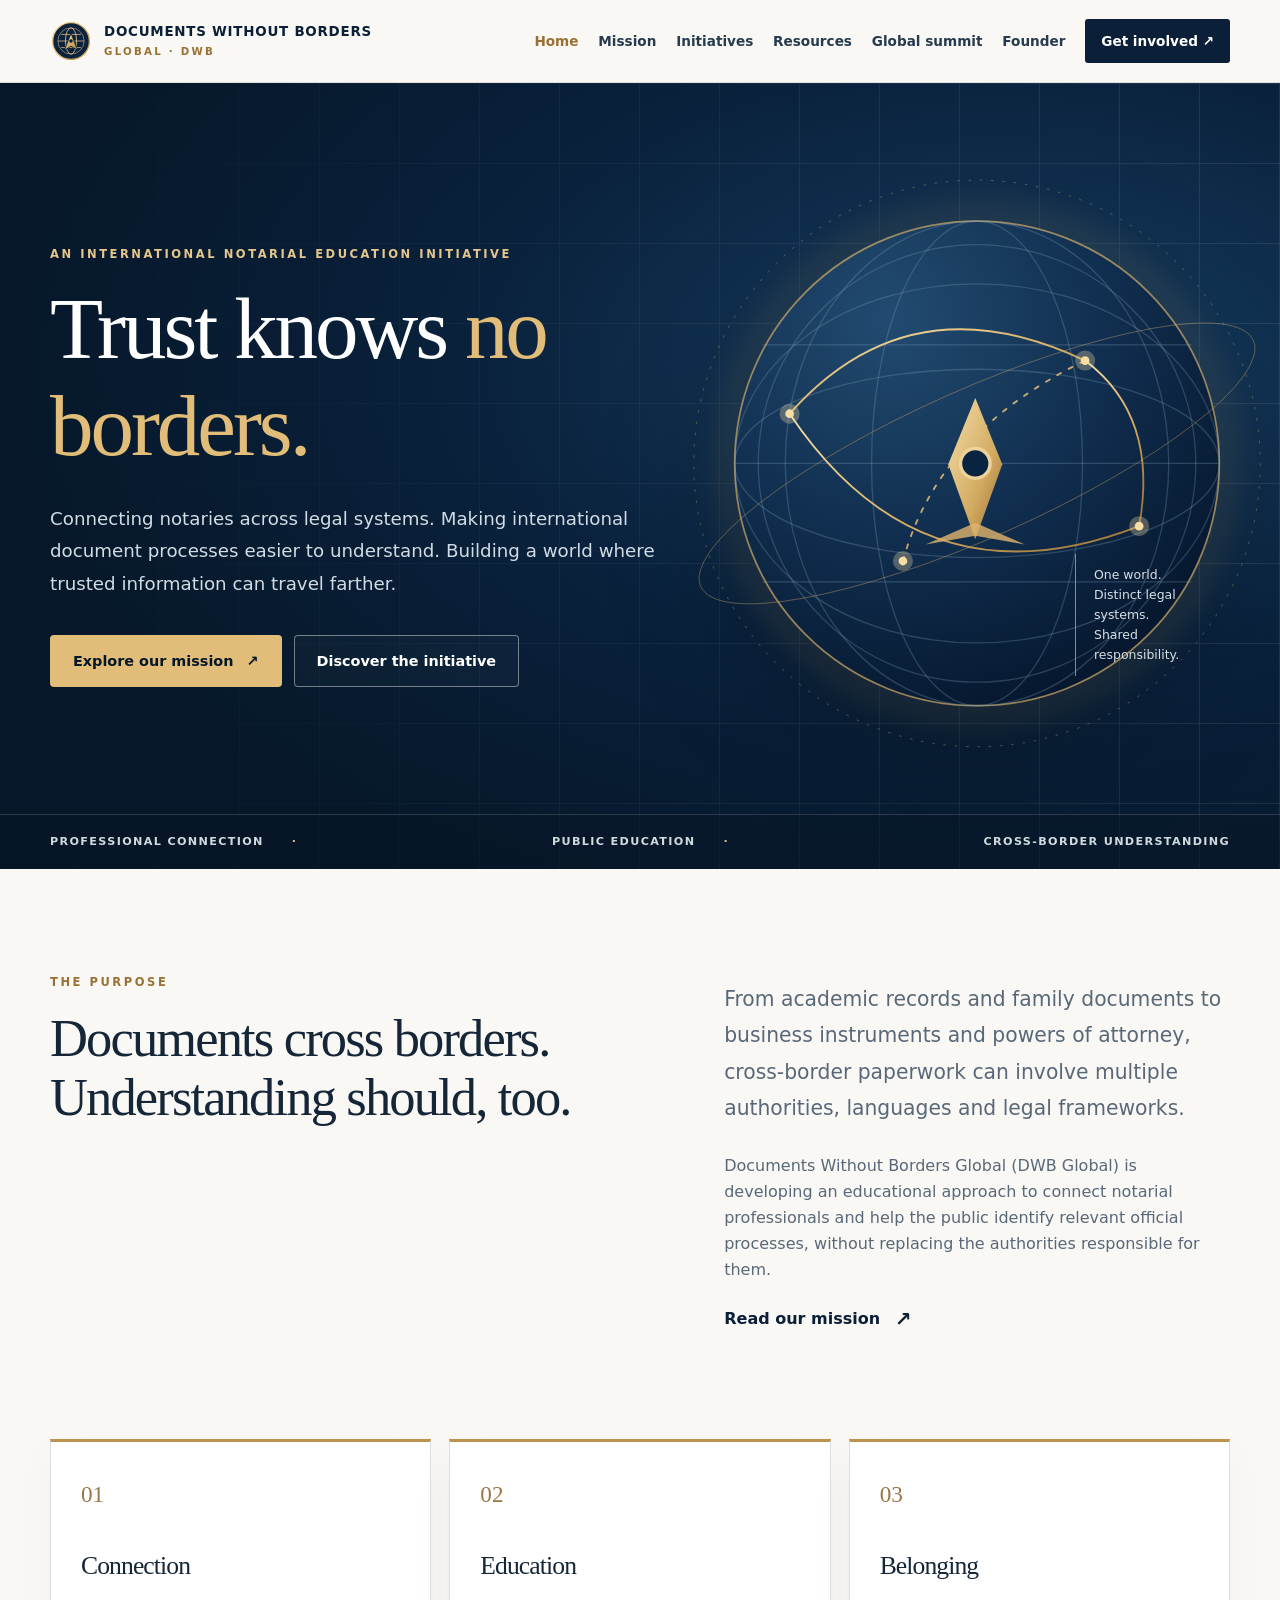
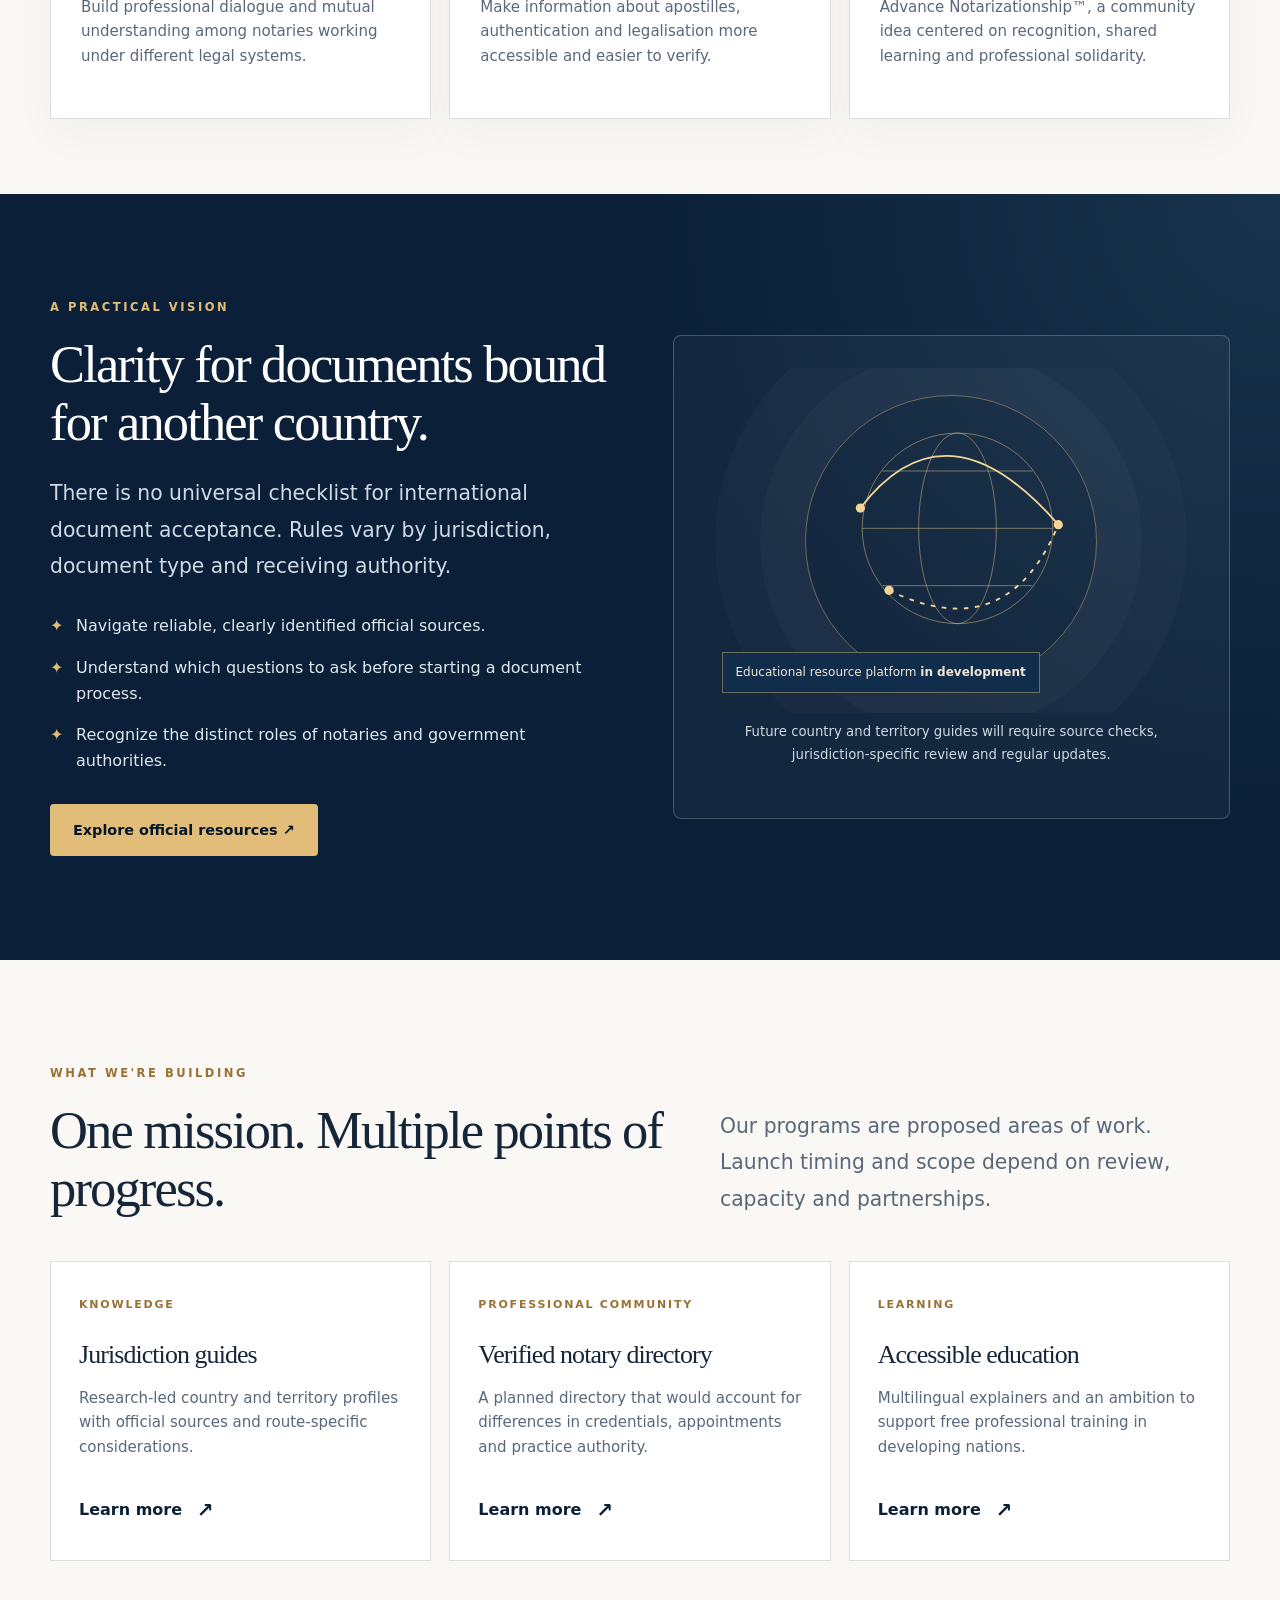
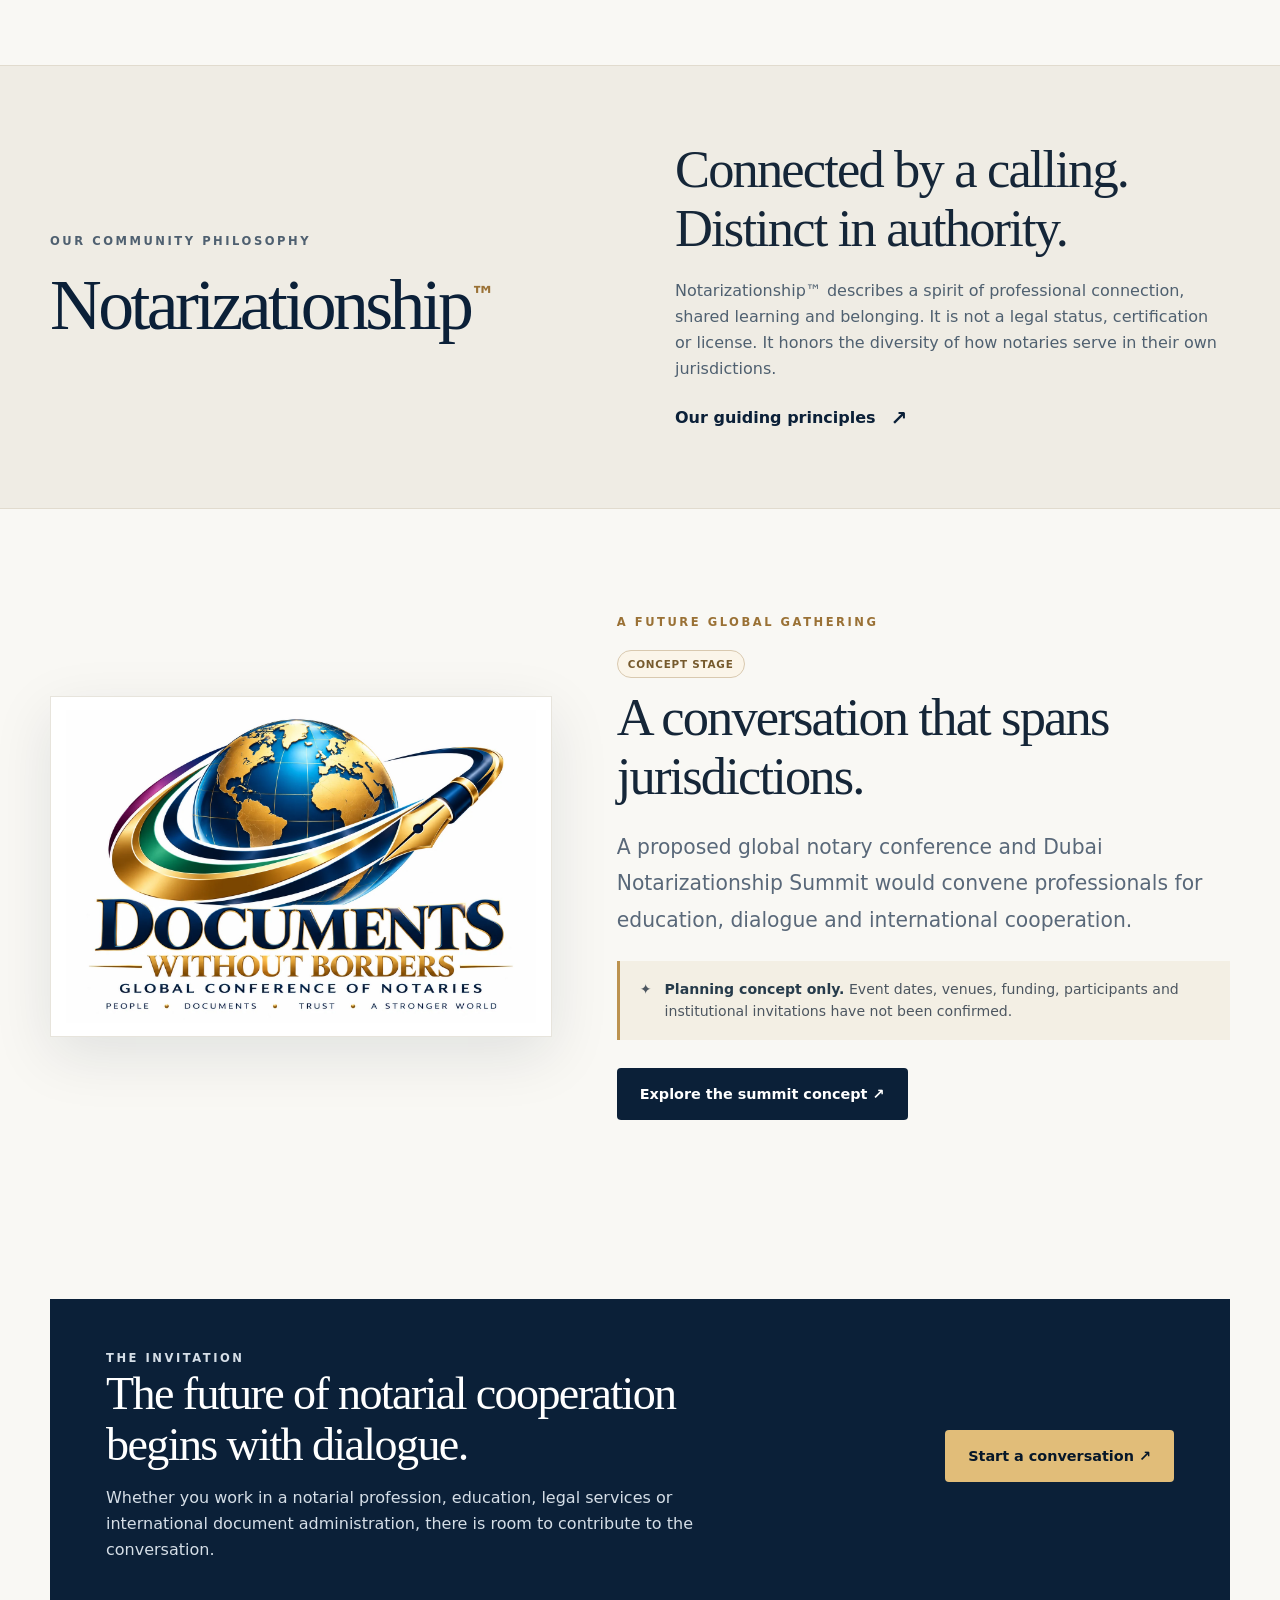
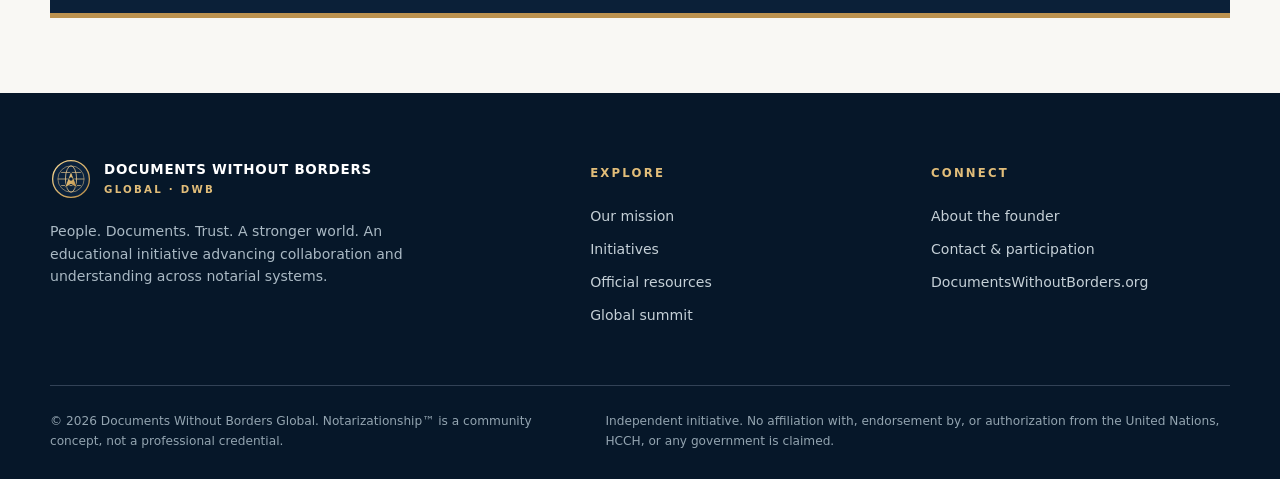
<file: documents-without-borders-global-github-ready/index.html>
<!doctype html>
<html lang="en">
<head>
<meta charset="utf-8">
<meta name="viewport" content="width=device-width, initial-scale=1">
<title>Documents Without Borders Global | Connecting Notaries Worldwide</title>
<meta name="description" content="Connecting notaries worldwide through education, professional dialogue and clearer understanding of cross-border documents.">
<meta name="theme-color" content="#0b2038">
<meta name="color-scheme" content="light">
<link rel="canonical" href="https://documentswithoutborders.org/">
<link rel="icon" type="image/svg+xml" href="./favicon.svg">
<link rel="stylesheet" href="./assets/css/styles.css">
<meta property="og:type" content="website">
<meta property="og:site_name" content="Documents Without Borders Global">
<meta property="og:title" content="Documents Without Borders Global | Connecting Notaries Worldwide">
<meta property="og:description" content="Connecting notaries worldwide through education, professional dialogue and clearer understanding of cross-border documents.">
<meta property="og:url" content="https://documentswithoutborders.org/">
<script type="application/ld+json">{"@context":"https://schema.org","@type":"WebSite","name":"Documents Without Borders Global","url":"https://documentswithoutborders.org/","description":"An international educational initiative for notarial collaboration and cross-border document understanding."}</script>
<script defer src="./assets/js/main.js"></script>
</head>
<body>
<a class="skip-link" href="#main">Skip to main content</a>
<header class="site-header"><div class="container header-inner">
  <a class="brand" href="./index.html" aria-label="Documents Without Borders Global, home"><img src="./assets/images/dwb-symbol.svg" alt="" width="42" height="42"><span class="brand-wordmark"><strong>Documents Without Borders</strong><span>Global · DWB</span></span></a>
  <button type="button" class="menu-toggle" data-menu-toggle aria-expanded="false" aria-controls="primary-navigation" aria-label="Open menu"><svg viewbox="0 0 24 24" fill="none" stroke="currentColor" stroke-width="2" stroke-linecap="round" aria-hidden="true"><path d="M4 6h16M4 12h16M4 18h16"></path></svg></button>
  <nav class="site-nav" id="primary-navigation" data-navigation aria-label="Primary navigation"><a href="./index.html" aria-current="page">Home</a><a href="./mission.html">Mission</a><a href="./initiatives.html">Initiatives</a><a href="./resources.html">Resources</a><a href="./conference.html">Global summit</a><a href="./about.html">Founder</a><a href="./contact.html" class="nav-cta">Get involved ↗</a></nav>
</div></header>
<main id="main"><section class="hero"><div class="container hero-inner">
<div class="hero-content">
<p class="eyebrow">An international notarial education initiative</p>
<h1>Trust knows <em>no borders.</em>
</h1>
<p class="lead">Connecting notaries across legal systems. Making international document processes easier to understand. Building a world where trusted information can travel farther.</p>
<div class="button-row">
<a class="btn btn--gold" href="./mission.html">Explore our mission <span aria-hidden="true">↗</span></a><a class="btn btn--outline" href="./initiatives.html">Discover the initiative</a>
</div>
</div>
<div class="hero-art"><img src="./assets/images/globe-art.svg" width="740" height="740" alt="Illustrated globe linked by gold pathways"></div>
<p class="hero-side-note">One world.<br>Distinct legal systems.<br>Shared responsibility.</p>
</div>
<div class="hero-strip"><div class="container">
<span>Professional connection</span><span>Public education</span><span>Cross-border understanding</span>
</div></div></section>
<section class="section"><div class="container intro-grid">
<div>
<p class="eyebrow">The purpose</p>
<h2>Documents cross borders. Understanding should, too.</h2>
</div>
<div class="intro-right">
<p class="lead">From academic records and family documents to business instruments and powers of attorney, cross-border paperwork can involve multiple authorities, languages and legal frameworks.</p>
<p class="text-muted">Documents Without Borders Global (DWB Global) is developing an educational approach to connect notarial professionals and help the public identify relevant official processes, without replacing the authorities responsible for them.</p>
<a class="link-arrow" href="./mission.html">Read our mission</a>
</div>
</div></section>
<section class="section section--sm section--no-top"><div class="container"><div class="pillars">
<article class="pillar"><span class="pillar-number">01</span><h3>Connection</h3>
<p>Build professional dialogue and mutual understanding among notaries working under different legal systems.</p></article><article class="pillar"><span class="pillar-number">02</span><h3>Education</h3>
<p>Make information about apostilles, authentication and legalisation more accessible and easier to verify.</p></article><article class="pillar"><span class="pillar-number">03</span><h3>Belonging</h3>
<p>Advance Notarizationship™, a community idea centered on recognition, shared learning and professional solidarity.</p></article>
</div></div></section>
<section class="section feature-dark"><div class="container feature-grid">
<div>
<p class="eyebrow">A practical vision</p>
<h2>Clarity for documents bound for another country.</h2>
<p class="lead lead--mt-24">There is no universal checklist for international document acceptance. Rules vary by jurisdiction, document type and receiving authority.</p>
<ul class="feature-list">
<li>Navigate reliable, clearly identified official sources.</li>
<li>Understand which questions to ask before starting a document process.</li>
<li>Recognize the distinct roles of notaries and government authorities.</li>
</ul>
<a href="./resources.html" class="btn btn--gold">Explore official resources ↗</a>
</div>
<div class="feature-panel">
<div class="visual-map">
<svg viewbox="0 0 400 310" aria-hidden="true"><g fill="none" stroke="#d9bc7e" stroke-opacity=".56"><circle cx="207" cy="142" r="103"></circle><ellipse cx="207" cy="142" rx="42" ry="103"></ellipse><path d="M104 142h206M126 80h162M126 204h162"></path></g><g fill="none" stroke="#f2d798" stroke-width="2"><path d="M102 120q93-121 214 18"></path><path d="M133 209q128 62 183-71" stroke-dasharray="5 7"></path></g><g fill="#f4d596"><circle cx="102" cy="120" r="5"></circle><circle cx="316" cy="138" r="5"></circle><circle cx="133" cy="209" r="5"></circle></g></svg><div class="map-label">Educational resource platform <strong>in development</strong>
</div>
</div>
<p class="small-print small-print--on-dark">Future country and territory guides will require source checks, jurisdiction-specific review and regular updates.</p>
</div>
</div></section>
<section class="section"><div class="container">
<div class="section-head">
<div>
<p class="eyebrow">What we're building</p>
<h2>One mission. Multiple points of progress.</h2>
</div>
<p class="lead">Our programs are proposed areas of work. Launch timing and scope depend on review, capacity and partnerships.</p>
</div>
<div class="works">
<article class="work"><span class="tag">Knowledge</span><h3>Jurisdiction guides</h3>
<p>Research-led country and territory profiles with official sources and route-specific considerations.</p>
<a class="link-arrow" href="./initiatives.html">Learn more</a></article><article class="work"><span class="tag">Professional community</span><h3>Verified notary directory</h3>
<p>A planned directory that would account for differences in credentials, appointments and practice authority.</p>
<a class="link-arrow" href="./initiatives.html">Learn more</a></article><article class="work"><span class="tag">Learning</span><h3>Accessible education</h3>
<p>Multilingual explainers and an ambition to support free professional training in developing nations.</p>
<a class="link-arrow" href="./initiatives.html">Learn more</a></article>
</div>
</div></section>
<section class="notary-band"><div class="container notary-grid">
<div>
<p class="eyebrow">Our community philosophy</p>
<div class="word-display">Notarizationship<sup>™</sup>
</div>
</div>
<div>
<h2>Connected by a calling. Distinct in authority.</h2>
<p>Notarizationship™ describes a spirit of professional connection, shared learning and belonging. It is not a legal status, certification or license. It honors the diversity of how notaries serve in their own jurisdictions.</p>
<a class="link-arrow" href="./mission.html">Our guiding principles</a>
</div>
</div></section>
<section class="section"><div class="container summit-grid">
<div class="summit-image"><img src="./assets/images/conference-emblem.webp" alt="Documents Without Borders Global Conference of Notaries emblem" width="1536" height="1024"></div>
<div class="summit-copy">
<p class="eyebrow">A future global gathering</p>
<span class="status">Concept stage</span><h2>A conversation that spans jurisdictions.</h2>
<p class="lead">A proposed global notary conference and Dubai Notarizationship Summit would convene professionals for education, dialogue and international cooperation.</p>
<div class="callout">
<span aria-hidden="true">✦</span><span><strong>Planning concept only.</strong> Event dates, venues, funding, participants and institutional invitations have not been confirmed.</span>
</div>
<a class="btn btn--navy" href="./conference.html">Explore the summit concept ↗</a>
</div>
</div></section>
<section class="section section--sm"><div class="container"><div class="cta-panel">
<div>
<p class="eyebrow eyebrow--on-dark">The invitation</p>
<h2>The future of notarial cooperation begins with dialogue.</h2>
<p>Whether you work in a notarial profession, education, legal services or international document administration, there is room to contribute to the conversation.</p>
</div>
<a class="btn btn--gold" href="./contact.html">Start a conversation ↗</a>
</div></div></section></main>
<footer class="site-footer"><div class="container">
<div class="footer-grid">
 <div>
<a class="brand" href="./index.html"><img src="./assets/images/dwb-symbol.svg" alt="" width="42" height="42"><span class="brand-wordmark"><strong>Documents Without Borders</strong><span>Global · DWB</span></span></a><p>People. Documents. Trust. A stronger world. An educational initiative advancing collaboration and understanding across notarial systems.</p>
</div>
 <div class="footer-column">
<h2>Explore</h2>
<a href="./mission.html">Our mission</a><a href="./initiatives.html">Initiatives</a><a href="./resources.html">Official resources</a><a href="./conference.html">Global summit</a>
</div>
 <div class="footer-column">
<h2>Connect</h2>
<a href="./about.html">About the founder</a><a href="./contact.html">Contact &amp; participation</a><a href="https://documentswithoutborders.org/" rel="noopener">DocumentsWithoutBorders.org</a>
</div>
 </div>
<div class="footer-bottom">
<p>© <span data-year>2026</span> Documents Without Borders Global. Notarizationship™ is a community concept, not a professional credential.</p>
<p>Independent initiative. No affiliation with, endorsement by, or authorization from the United Nations, HCCH, or any government is claimed.</p>
</div>
</div></footer>
</body>
</html>
</file>
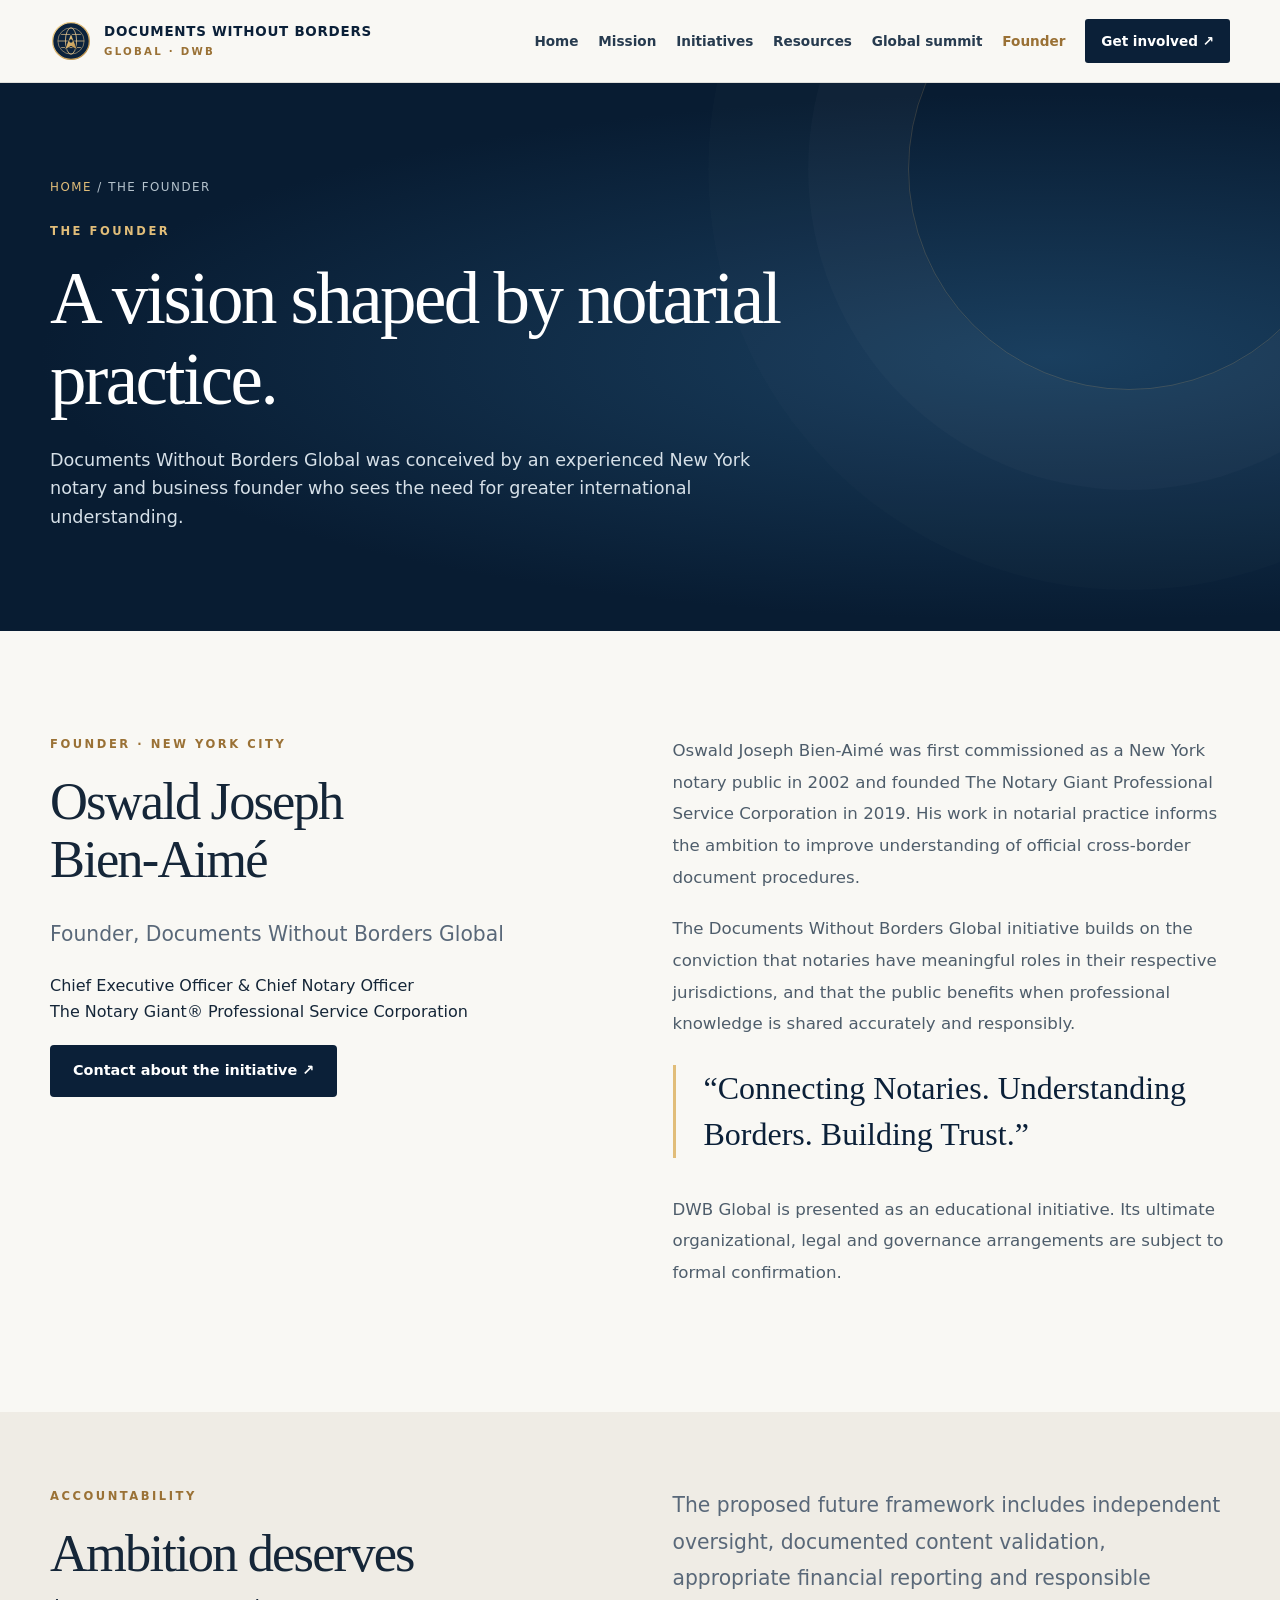
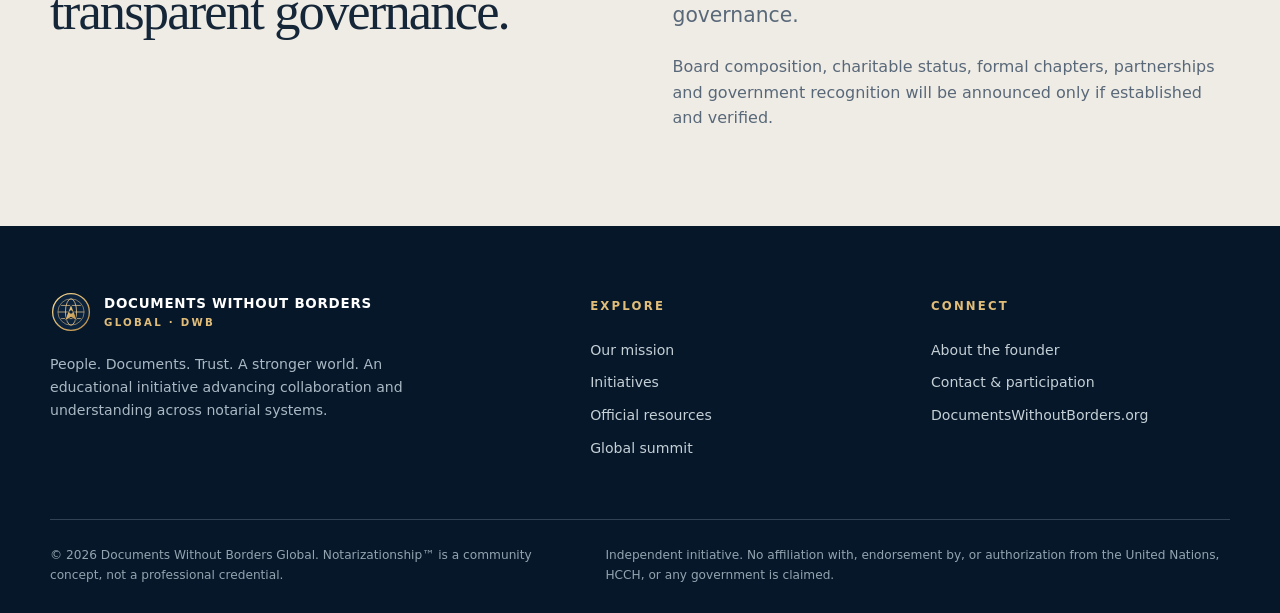
<file: documents-without-borders-global-github-ready/about.html>
<!doctype html>
<html lang="en">
<head>
<meta charset="utf-8">
<meta name="viewport" content="width=device-width, initial-scale=1">
<title>About the Founder | Documents Without Borders Global</title>
<meta name="description" content="Meet the founder of Documents Without Borders Global, Oswald Joseph Bien-Aimé, and learn about the initiative’s beginnings.">
<meta name="theme-color" content="#0b2038">
<meta name="color-scheme" content="light">
<link rel="canonical" href="https://documentswithoutborders.org/about.html">
<link rel="icon" type="image/svg+xml" href="./favicon.svg">
<link rel="stylesheet" href="./assets/css/styles.css">
<meta property="og:type" content="website">
<meta property="og:site_name" content="Documents Without Borders Global">
<meta property="og:title" content="About the Founder | Documents Without Borders Global">
<meta property="og:description" content="Meet the founder of Documents Without Borders Global, Oswald Joseph Bien-Aimé, and learn about the initiative’s beginnings.">
<meta property="og:url" content="https://documentswithoutborders.org/about.html">

<script defer src="./assets/js/main.js"></script>
</head>
<body>
<a class="skip-link" href="#main">Skip to main content</a>
<header class="site-header"><div class="container header-inner">
  <a class="brand" href="./index.html" aria-label="Documents Without Borders Global, home"><img src="./assets/images/dwb-symbol.svg" alt="" width="42" height="42"><span class="brand-wordmark"><strong>Documents Without Borders</strong><span>Global · DWB</span></span></a>
  <button type="button" class="menu-toggle" data-menu-toggle aria-expanded="false" aria-controls="primary-navigation" aria-label="Open menu"><svg viewbox="0 0 24 24" fill="none" stroke="currentColor" stroke-width="2" stroke-linecap="round" aria-hidden="true"><path d="M4 6h16M4 12h16M4 18h16"></path></svg></button>
  <nav class="site-nav" id="primary-navigation" data-navigation aria-label="Primary navigation"><a href="./index.html">Home</a><a href="./mission.html">Mission</a><a href="./initiatives.html">Initiatives</a><a href="./resources.html">Resources</a><a href="./conference.html">Global summit</a><a href="./about.html" aria-current="page">Founder</a><a href="./contact.html" class="nav-cta">Get involved ↗</a></nav>
</div></header>
<main id="main"><section class="page-hero"><div class="container">
<div class="breadcrumb">
<a href="./index.html">Home</a> / The founder</div>
<p class="eyebrow">The founder</p>
<h1>A vision shaped by notarial practice.</h1>
<p>Documents Without Borders Global was conceived by an experienced New York notary and business founder who sees the need for greater international understanding.</p>
</div></section><section class="section"><div class="container split">
<div>
<p class="eyebrow">Founder · New York City</p>
<h2>Oswald Joseph<br>Bien-Aimé</h2>
<p class="lead lead--mt-28">Founder, Documents Without Borders Global</p>
<p>Chief Executive Officer &amp; Chief Notary Officer<br>The Notary Giant® Professional Service Corporation</p>
<a class="btn btn--navy" href="./contact.html">Contact about the initiative ↗</a>
</div>
<div class="article-width">
<p>Oswald Joseph Bien-Aimé was first commissioned as a New York notary public in 2002 and founded The Notary Giant Professional Service Corporation in 2019. His work in notarial practice informs the ambition to improve understanding of official cross-border document procedures.</p>
<p>The Documents Without Borders Global initiative builds on the conviction that notaries have meaningful roles in their respective jurisdictions, and that the public benefits when professional knowledge is shared accurately and responsibly.</p>
<blockquote class="editorial-quote">“Connecting Notaries. Understanding Borders. Building Trust.”</blockquote>
<p>DWB Global is presented as an educational initiative. Its ultimate organizational, legal and governance arrangements are subject to formal confirmation.</p>
</div>
</div></section>
<section class="section section--sm section--warm"><div class="container split">
<div>
<p class="eyebrow">Accountability</p>
<h2>Ambition deserves transparent governance.</h2>
</div>
<div>
<p class="lead">The proposed future framework includes independent oversight, documented content validation, appropriate financial reporting and responsible governance.</p>
<p class="text-muted">Board composition, charitable status, formal chapters, partnerships and government recognition will be announced only if established and verified.</p>
</div>
</div></section></main>
<footer class="site-footer"><div class="container">
<div class="footer-grid">
 <div>
<a class="brand" href="./index.html"><img src="./assets/images/dwb-symbol.svg" alt="" width="42" height="42"><span class="brand-wordmark"><strong>Documents Without Borders</strong><span>Global · DWB</span></span></a><p>People. Documents. Trust. A stronger world. An educational initiative advancing collaboration and understanding across notarial systems.</p>
</div>
 <div class="footer-column">
<h2>Explore</h2>
<a href="./mission.html">Our mission</a><a href="./initiatives.html">Initiatives</a><a href="./resources.html">Official resources</a><a href="./conference.html">Global summit</a>
</div>
 <div class="footer-column">
<h2>Connect</h2>
<a href="./about.html">About the founder</a><a href="./contact.html">Contact &amp; participation</a><a href="https://documentswithoutborders.org/" rel="noopener">DocumentsWithoutBorders.org</a>
</div>
 </div>
<div class="footer-bottom">
<p>© <span data-year>2026</span> Documents Without Borders Global. Notarizationship™ is a community concept, not a professional credential.</p>
<p>Independent initiative. No affiliation with, endorsement by, or authorization from the United Nations, HCCH, or any government is claimed.</p>
</div>
</div></footer>
</body>
</html>
</file>
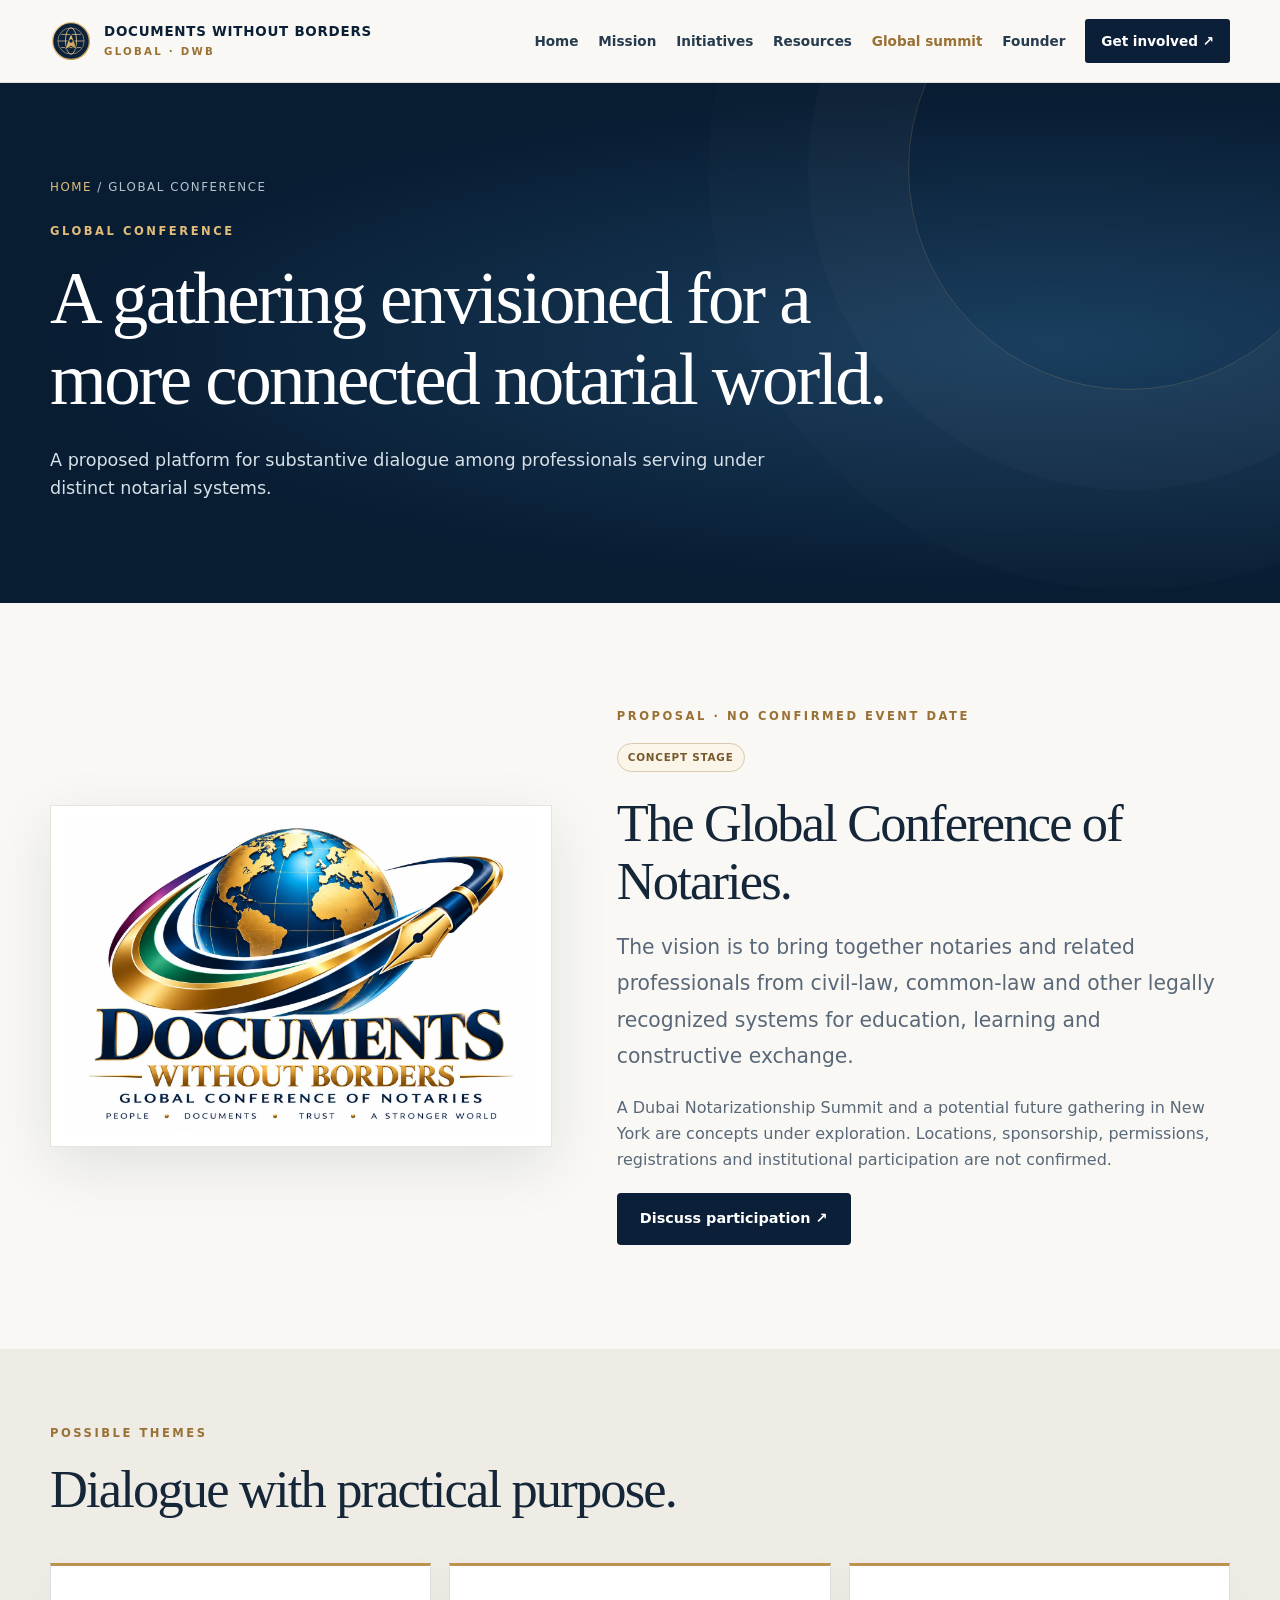
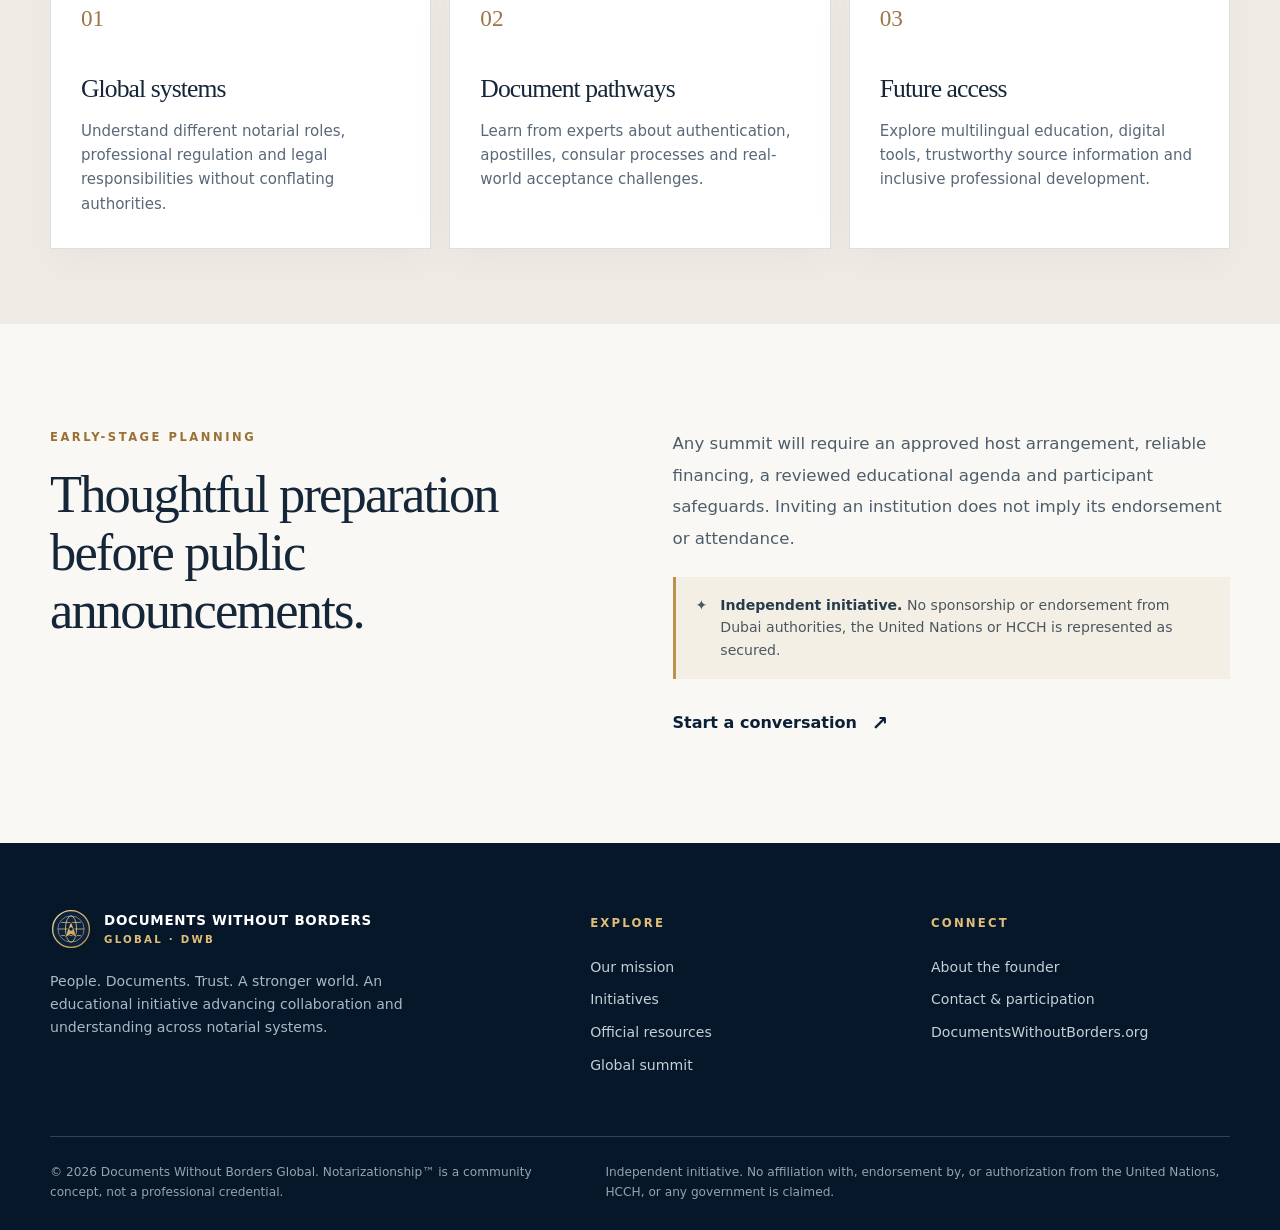
<file: documents-without-borders-global-github-ready/conference.html>
<!doctype html>
<html lang="en">
<head>
<meta charset="utf-8">
<meta name="viewport" content="width=device-width, initial-scale=1">
<title>Global Conference | Documents Without Borders Global</title>
<meta name="description" content="Discover the proposed Documents Without Borders Global Conference of Notaries and Dubai Notarizationship Summit.">
<meta name="theme-color" content="#0b2038">
<meta name="color-scheme" content="light">
<link rel="canonical" href="https://documentswithoutborders.org/conference.html">
<link rel="icon" type="image/svg+xml" href="./favicon.svg">
<link rel="stylesheet" href="./assets/css/styles.css">
<meta property="og:type" content="website">
<meta property="og:site_name" content="Documents Without Borders Global">
<meta property="og:title" content="Global Conference | Documents Without Borders Global">
<meta property="og:description" content="Discover the proposed Documents Without Borders Global Conference of Notaries and Dubai Notarizationship Summit.">
<meta property="og:url" content="https://documentswithoutborders.org/conference.html">

<script defer src="./assets/js/main.js"></script>
</head>
<body>
<a class="skip-link" href="#main">Skip to main content</a>
<header class="site-header"><div class="container header-inner">
  <a class="brand" href="./index.html" aria-label="Documents Without Borders Global, home"><img src="./assets/images/dwb-symbol.svg" alt="" width="42" height="42"><span class="brand-wordmark"><strong>Documents Without Borders</strong><span>Global · DWB</span></span></a>
  <button type="button" class="menu-toggle" data-menu-toggle aria-expanded="false" aria-controls="primary-navigation" aria-label="Open menu"><svg viewbox="0 0 24 24" fill="none" stroke="currentColor" stroke-width="2" stroke-linecap="round" aria-hidden="true"><path d="M4 6h16M4 12h16M4 18h16"></path></svg></button>
  <nav class="site-nav" id="primary-navigation" data-navigation aria-label="Primary navigation"><a href="./index.html">Home</a><a href="./mission.html">Mission</a><a href="./initiatives.html">Initiatives</a><a href="./resources.html">Resources</a><a href="./conference.html" aria-current="page">Global summit</a><a href="./about.html">Founder</a><a href="./contact.html" class="nav-cta">Get involved ↗</a></nav>
</div></header>
<main id="main"><section class="page-hero"><div class="container">
<div class="breadcrumb">
<a href="./index.html">Home</a> / Global conference</div>
<p class="eyebrow">Global conference</p>
<h1>A gathering envisioned for a more connected notarial world.</h1>
<p>A proposed platform for substantive dialogue among professionals serving under distinct notarial systems.</p>
</div></section><section class="section"><div class="container summit-grid">
<div class="summit-image"><img src="./assets/images/conference-emblem.webp" alt="Existing Documents Without Borders Global Conference of Notaries emblem" width="1536" height="1024"></div>
<div>
<p class="eyebrow">Proposal · No confirmed event date</p>
<span class="status">Concept stage</span><h2 class="heading--mt-22">The Global Conference of Notaries.</h2>
<p class="lead lead--mt-18">The vision is to bring together notaries and related professionals from civil-law, common-law and other legally recognized systems for education, learning and constructive exchange.</p>
<p class="text-muted">A Dubai Notarizationship Summit and a potential future gathering in New York are concepts under exploration. Locations, sponsorship, permissions, registrations and institutional participation are not confirmed.</p>
<a class="btn btn--navy" href="./contact.html">Discuss participation ↗</a>
</div>
</div></section>
<section class="section section--sm section--warm"><div class="container">
<div class="section-head"><div>
<p class="eyebrow">Possible themes</p>
<h2>Dialogue with practical purpose.</h2>
</div></div>
<div class="pillars">
<article class="pillar"><span class="pillar-number">01</span><h3>Global systems</h3>
<p>Understand different notarial roles, professional regulation and legal responsibilities without conflating authorities.</p></article><article class="pillar"><span class="pillar-number">02</span><h3>Document pathways</h3>
<p>Learn from experts about authentication, apostilles, consular processes and real-world acceptance challenges.</p></article><article class="pillar"><span class="pillar-number">03</span><h3>Future access</h3>
<p>Explore multilingual education, digital tools, trustworthy source information and inclusive professional development.</p></article>
</div>
</div></section>
<section class="section"><div class="container split">
<div>
<p class="eyebrow">Early-stage planning</p>
<h2>Thoughtful preparation before public announcements.</h2>
</div>
<div class="article-width">
<p>Any summit will require an approved host arrangement, reliable financing, a reviewed educational agenda and participant safeguards. Inviting an institution does not imply its endorsement or attendance.</p>
<div class="callout">
<span aria-hidden="true">✦</span><span><strong>Independent initiative.</strong> No sponsorship or endorsement from Dubai authorities, the United Nations or HCCH is represented as secured.</span>
</div>
<a class="link-arrow" href="./contact.html">Start a conversation</a>
</div>
</div></section></main>
<footer class="site-footer"><div class="container">
<div class="footer-grid">
 <div>
<a class="brand" href="./index.html"><img src="./assets/images/dwb-symbol.svg" alt="" width="42" height="42"><span class="brand-wordmark"><strong>Documents Without Borders</strong><span>Global · DWB</span></span></a><p>People. Documents. Trust. A stronger world. An educational initiative advancing collaboration and understanding across notarial systems.</p>
</div>
 <div class="footer-column">
<h2>Explore</h2>
<a href="./mission.html">Our mission</a><a href="./initiatives.html">Initiatives</a><a href="./resources.html">Official resources</a><a href="./conference.html">Global summit</a>
</div>
 <div class="footer-column">
<h2>Connect</h2>
<a href="./about.html">About the founder</a><a href="./contact.html">Contact &amp; participation</a><a href="https://documentswithoutborders.org/" rel="noopener">DocumentsWithoutBorders.org</a>
</div>
 </div>
<div class="footer-bottom">
<p>© <span data-year>2026</span> Documents Without Borders Global. Notarizationship™ is a community concept, not a professional credential.</p>
<p>Independent initiative. No affiliation with, endorsement by, or authorization from the United Nations, HCCH, or any government is claimed.</p>
</div>
</div></footer>
</body>
</html>
</file>
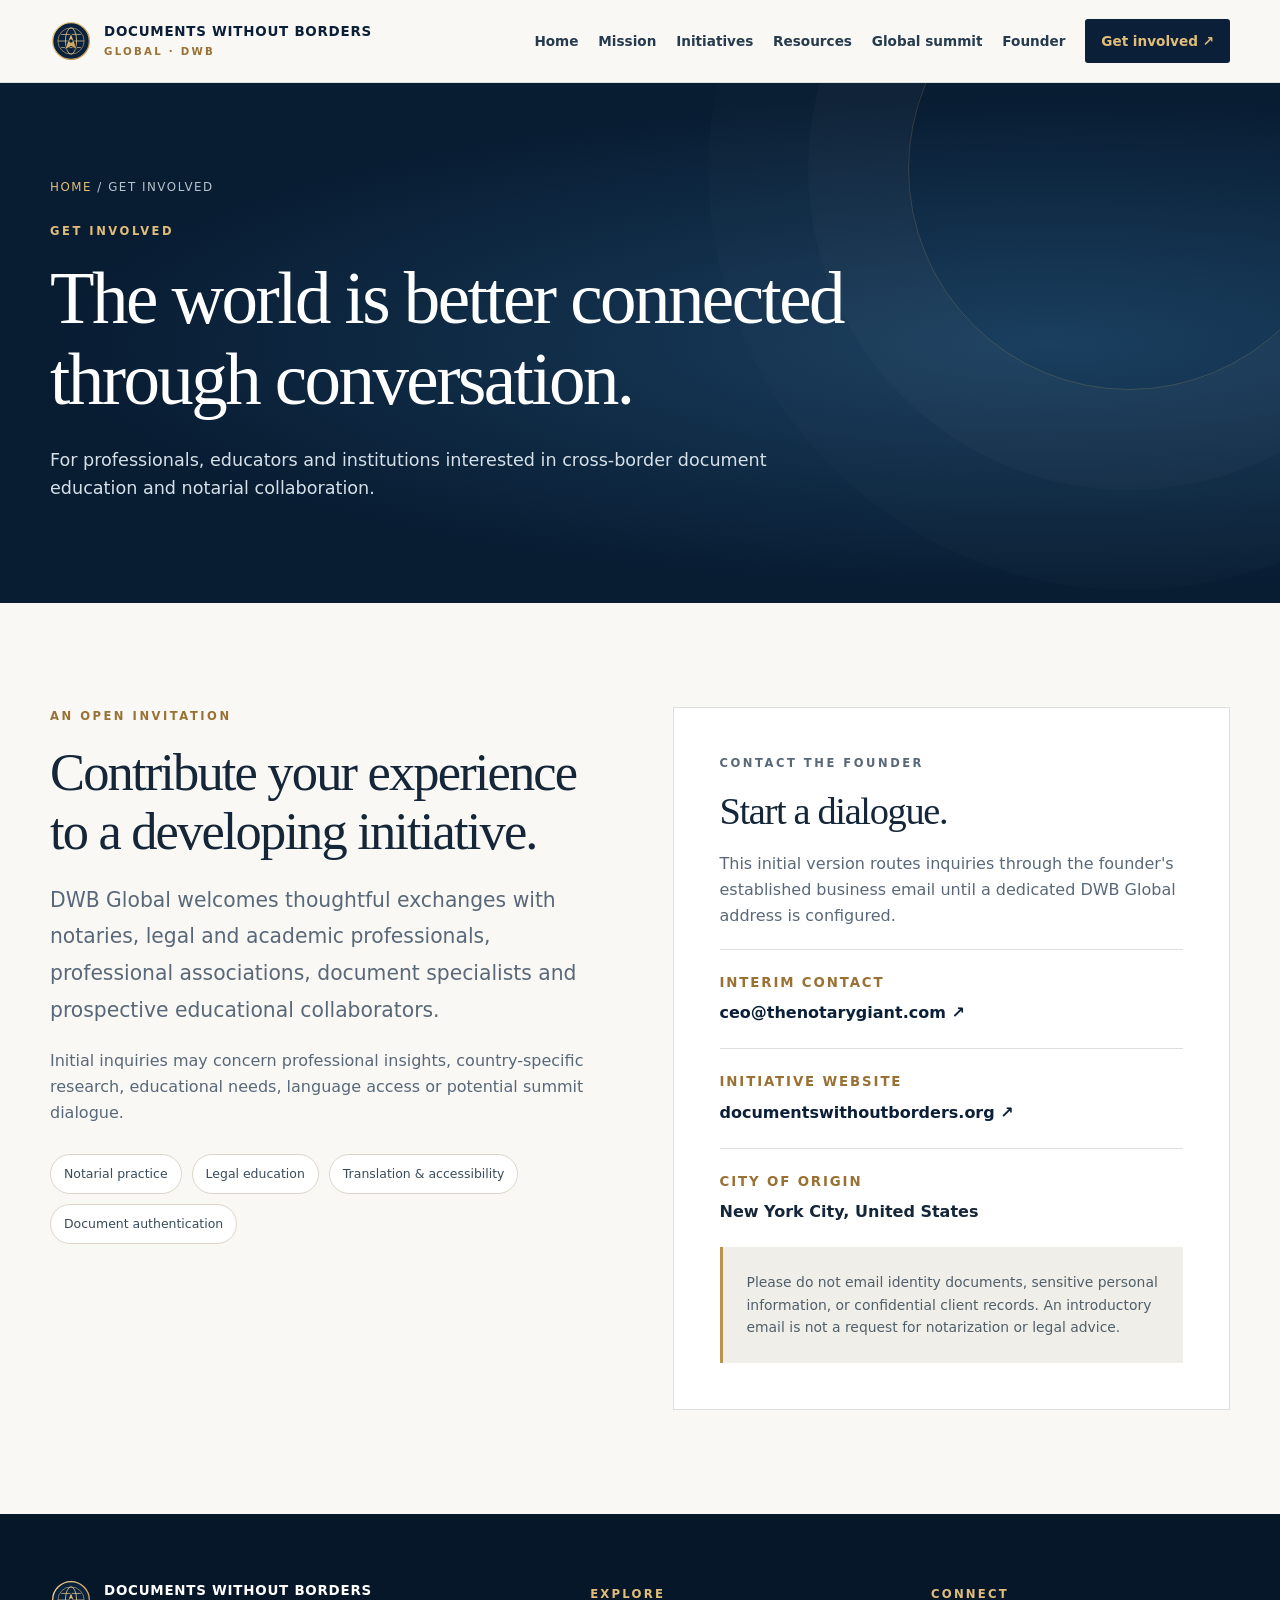
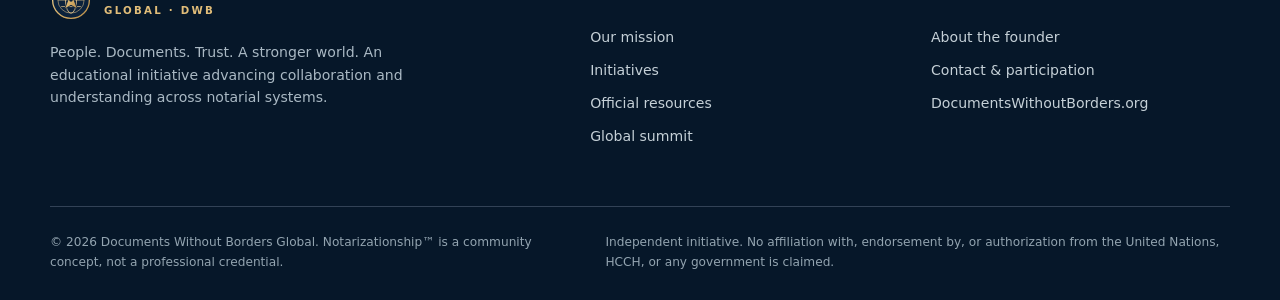
<file: documents-without-borders-global-github-ready/contact.html>
<!doctype html>
<html lang="en">
<head>
<meta charset="utf-8">
<meta name="viewport" content="width=device-width, initial-scale=1">
<title>Contact &amp; Participation | Documents Without Borders Global</title>
<meta name="description" content="Contact the founder about participating in Documents Without Borders Global and its education and professional collaboration initiatives.">
<meta name="theme-color" content="#0b2038">
<meta name="color-scheme" content="light">
<link rel="canonical" href="https://documentswithoutborders.org/contact.html">
<link rel="icon" type="image/svg+xml" href="./favicon.svg">
<link rel="stylesheet" href="./assets/css/styles.css">
<meta property="og:type" content="website">
<meta property="og:site_name" content="Documents Without Borders Global">
<meta property="og:title" content="Contact &amp; Participation | Documents Without Borders Global">
<meta property="og:description" content="Contact the founder about participating in Documents Without Borders Global and its education and professional collaboration initiatives.">
<meta property="og:url" content="https://documentswithoutborders.org/contact.html">

<script defer src="./assets/js/main.js"></script>
</head>
<body>
<a class="skip-link" href="#main">Skip to main content</a>
<header class="site-header"><div class="container header-inner">
  <a class="brand" href="./index.html" aria-label="Documents Without Borders Global, home"><img src="./assets/images/dwb-symbol.svg" alt="" width="42" height="42"><span class="brand-wordmark"><strong>Documents Without Borders</strong><span>Global · DWB</span></span></a>
  <button type="button" class="menu-toggle" data-menu-toggle aria-expanded="false" aria-controls="primary-navigation" aria-label="Open menu"><svg viewbox="0 0 24 24" fill="none" stroke="currentColor" stroke-width="2" stroke-linecap="round" aria-hidden="true"><path d="M4 6h16M4 12h16M4 18h16"></path></svg></button>
  <nav class="site-nav" id="primary-navigation" data-navigation aria-label="Primary navigation"><a href="./index.html">Home</a><a href="./mission.html">Mission</a><a href="./initiatives.html">Initiatives</a><a href="./resources.html">Resources</a><a href="./conference.html">Global summit</a><a href="./about.html">Founder</a><a href="./contact.html" class="nav-cta" aria-current="page">Get involved ↗</a></nav>
</div></header>
<main id="main"><section class="page-hero"><div class="container">
<div class="breadcrumb">
<a href="./index.html">Home</a> / Get involved</div>
<p class="eyebrow">Get involved</p>
<h1>The world is better connected through conversation.</h1>
<p>For professionals, educators and institutions interested in cross-border document education and notarial collaboration.</p>
</div></section><section class="section"><div class="container split">
<div>
<p class="eyebrow">An open invitation</p>
<h2>Contribute your experience to a developing initiative.</h2>
<p class="lead lead--mt-22">DWB Global welcomes thoughtful exchanges with notaries, legal and academic professionals, professional associations, document specialists and prospective educational collaborators.</p>
<p class="text-muted">Initial inquiries may concern professional insights, country-specific research, educational needs, language access or potential summit dialogue.</p>
<div class="language-row">
<span>Notarial practice</span><span>Legal education</span><span>Translation &amp; accessibility</span><span>Document authentication</span>
</div>
</div>
<div class="contact-panel">
<p class="eyebrow">Contact the founder</p>
<h2>Start a dialogue.</h2>
<p>This initial version routes inquiries through the founder's established business email until a dedicated DWB Global address is configured.</p>
<div class="contact-option">
<small>Interim contact</small><a href="mailto:ceo@thenotarygiant.com?subject=Documents%20Without%20Borders%20Global%20inquiry">ceo@thenotarygiant.com ↗</a>
</div>
<div class="contact-option">
<small>Initiative website</small><a href="https://documentswithoutborders.org/">documentswithoutborders.org ↗</a>
</div>
<div class="contact-option">
<small>City of origin</small><strong>New York City, United States</strong>
</div>
<div class="privacy-note">Please do not email identity documents, sensitive personal information, or confidential client records. An introductory email is not a request for notarization or legal advice.</div>
</div>
</div></section></main>
<footer class="site-footer"><div class="container">
<div class="footer-grid">
 <div>
<a class="brand" href="./index.html"><img src="./assets/images/dwb-symbol.svg" alt="" width="42" height="42"><span class="brand-wordmark"><strong>Documents Without Borders</strong><span>Global · DWB</span></span></a><p>People. Documents. Trust. A stronger world. An educational initiative advancing collaboration and understanding across notarial systems.</p>
</div>
 <div class="footer-column">
<h2>Explore</h2>
<a href="./mission.html">Our mission</a><a href="./initiatives.html">Initiatives</a><a href="./resources.html">Official resources</a><a href="./conference.html">Global summit</a>
</div>
 <div class="footer-column">
<h2>Connect</h2>
<a href="./about.html">About the founder</a><a href="./contact.html">Contact &amp; participation</a><a href="https://documentswithoutborders.org/" rel="noopener">DocumentsWithoutBorders.org</a>
</div>
 </div>
<div class="footer-bottom">
<p>© <span data-year>2026</span> Documents Without Borders Global. Notarizationship™ is a community concept, not a professional credential.</p>
<p>Independent initiative. No affiliation with, endorsement by, or authorization from the United Nations, HCCH, or any government is claimed.</p>
</div>
</div></footer>
</body>
</html>
</file>
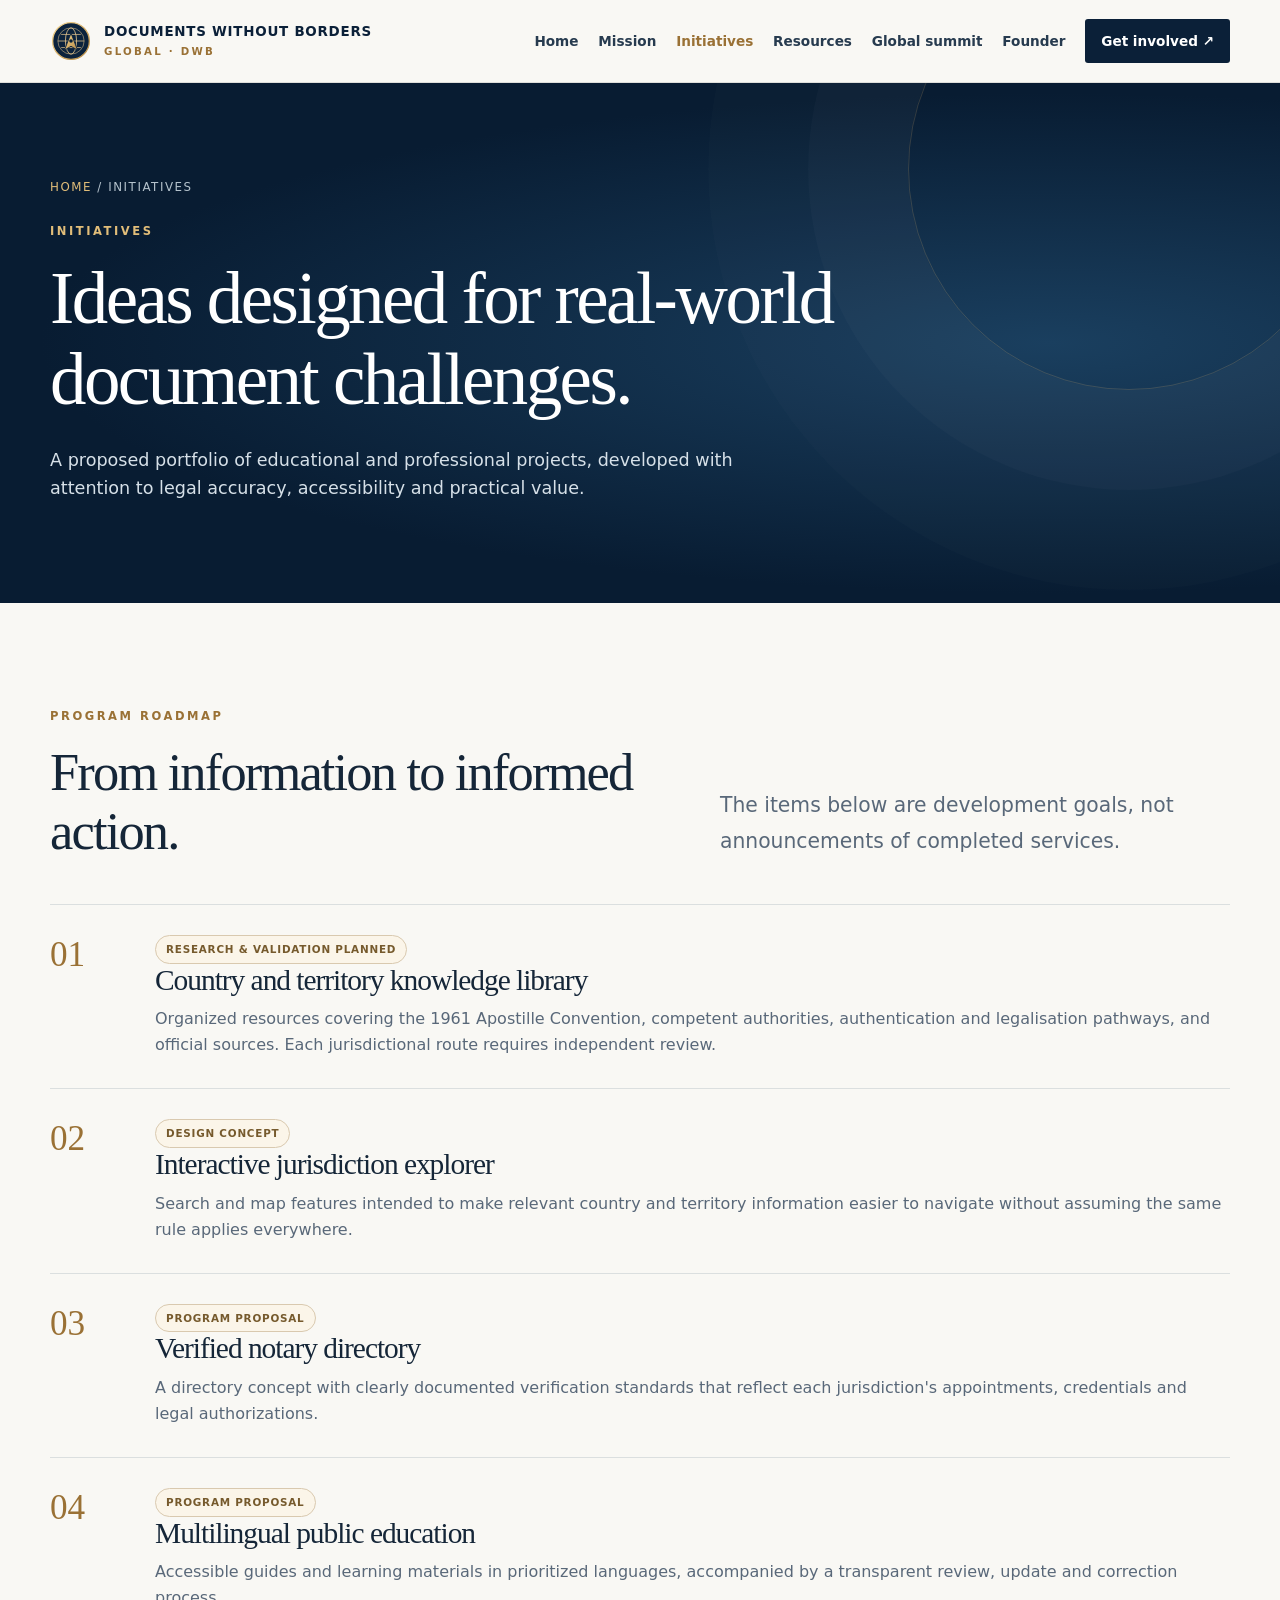
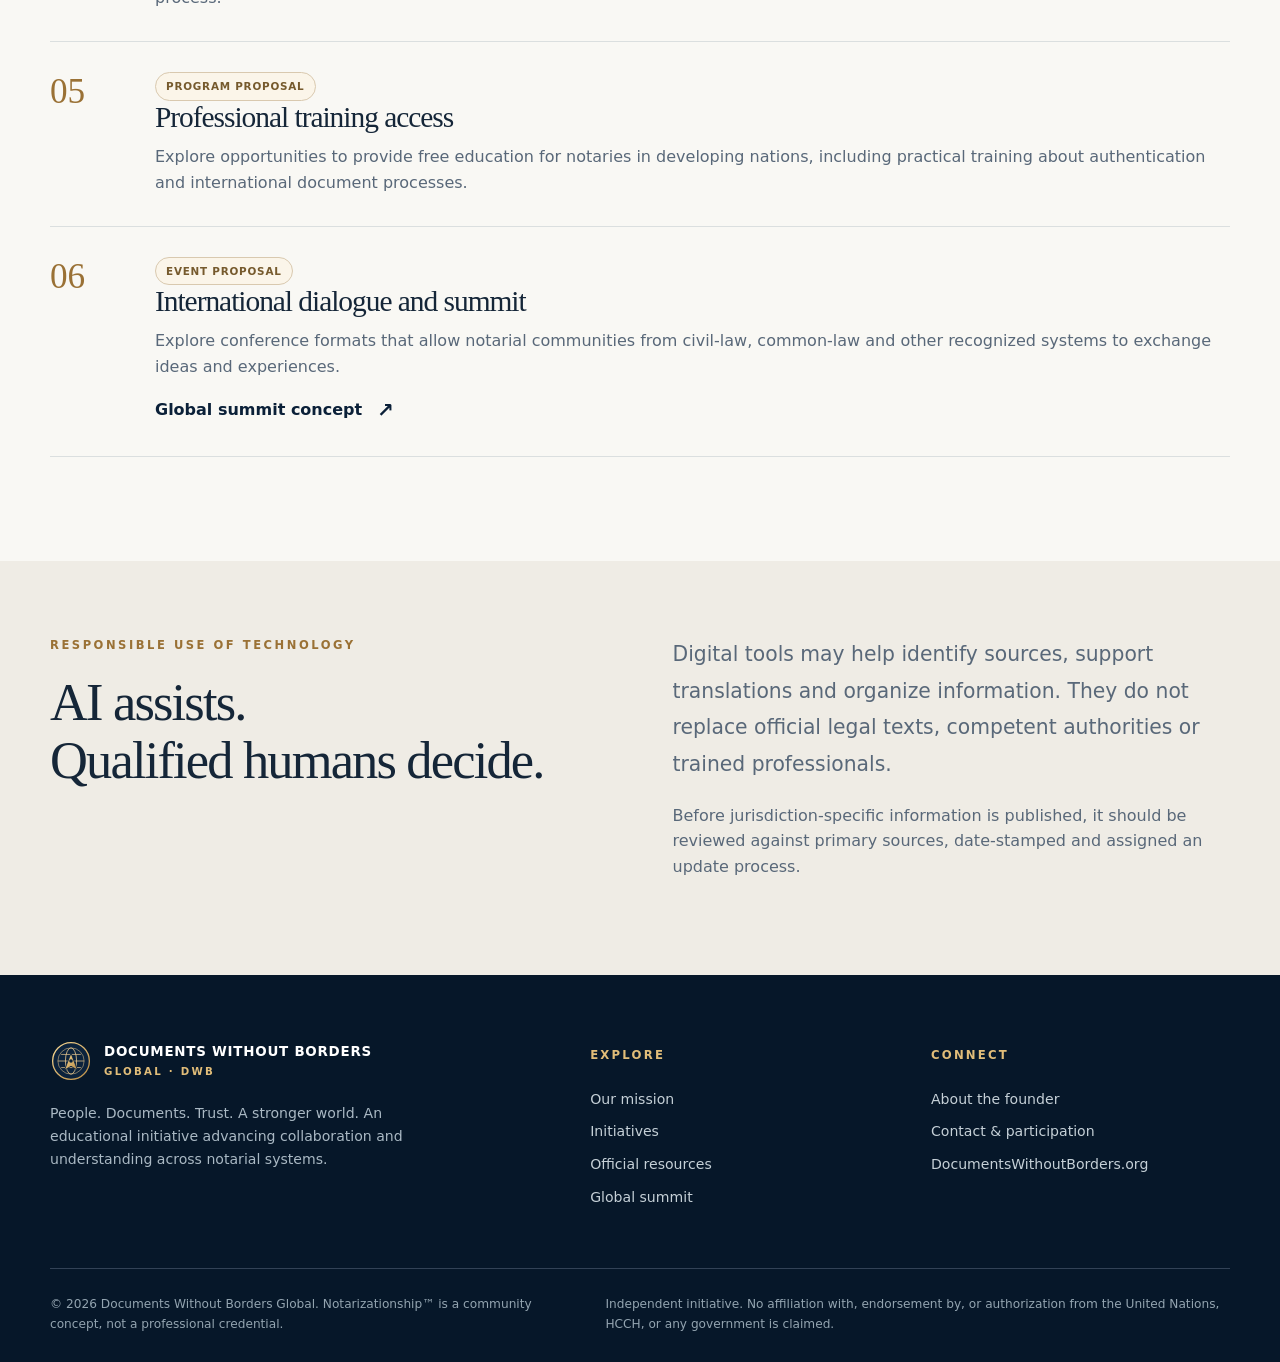
<file: documents-without-borders-global-github-ready/initiatives.html>
<!doctype html>
<html lang="en">
<head>
<meta charset="utf-8">
<meta name="viewport" content="width=device-width, initial-scale=1">
<title>Initiatives | Documents Without Borders Global</title>
<meta name="description" content="Explore proposed jurisdiction guides, a notary directory, multilingual learning, global training and professional dialogue.">
<meta name="theme-color" content="#0b2038">
<meta name="color-scheme" content="light">
<link rel="canonical" href="https://documentswithoutborders.org/initiatives.html">
<link rel="icon" type="image/svg+xml" href="./favicon.svg">
<link rel="stylesheet" href="./assets/css/styles.css">
<meta property="og:type" content="website">
<meta property="og:site_name" content="Documents Without Borders Global">
<meta property="og:title" content="Initiatives | Documents Without Borders Global">
<meta property="og:description" content="Explore proposed jurisdiction guides, a notary directory, multilingual learning, global training and professional dialogue.">
<meta property="og:url" content="https://documentswithoutborders.org/initiatives.html">

<script defer src="./assets/js/main.js"></script>
</head>
<body>
<a class="skip-link" href="#main">Skip to main content</a>
<header class="site-header"><div class="container header-inner">
  <a class="brand" href="./index.html" aria-label="Documents Without Borders Global, home"><img src="./assets/images/dwb-symbol.svg" alt="" width="42" height="42"><span class="brand-wordmark"><strong>Documents Without Borders</strong><span>Global · DWB</span></span></a>
  <button type="button" class="menu-toggle" data-menu-toggle aria-expanded="false" aria-controls="primary-navigation" aria-label="Open menu"><svg viewbox="0 0 24 24" fill="none" stroke="currentColor" stroke-width="2" stroke-linecap="round" aria-hidden="true"><path d="M4 6h16M4 12h16M4 18h16"></path></svg></button>
  <nav class="site-nav" id="primary-navigation" data-navigation aria-label="Primary navigation"><a href="./index.html">Home</a><a href="./mission.html">Mission</a><a href="./initiatives.html" aria-current="page">Initiatives</a><a href="./resources.html">Resources</a><a href="./conference.html">Global summit</a><a href="./about.html">Founder</a><a href="./contact.html" class="nav-cta">Get involved ↗</a></nav>
</div></header>
<main id="main"><section class="page-hero"><div class="container">
<div class="breadcrumb">
<a href="./index.html">Home</a> / Initiatives</div>
<p class="eyebrow">Initiatives</p>
<h1>Ideas designed for real-world document challenges.</h1>
<p>A proposed portfolio of educational and professional projects, developed with attention to legal accuracy, accessibility and practical value.</p>
</div></section><section class="section"><div class="container">
<div class="section-head">
<div>
<p class="eyebrow">Program roadmap</p>
<h2>From information to informed action.</h2>
</div>
<p class="lead">The items below are development goals, not announcements of completed services.</p>
</div>
<div class="steps">
<article class="step"><div class="step-num">01</div>
<div>
<span class="status">Research &amp; validation planned</span><h3>Country and territory knowledge library</h3>
<p>Organized resources covering the 1961 Apostille Convention, competent authorities, authentication and legalisation pathways, and official sources. Each jurisdictional route requires independent review.</p>
</div></article><article class="step"><div class="step-num">02</div>
<div>
<span class="status">Design concept</span><h3>Interactive jurisdiction explorer</h3>
<p>Search and map features intended to make relevant country and territory information easier to navigate without assuming the same rule applies everywhere.</p>
</div></article><article class="step"><div class="step-num">03</div>
<div>
<span class="status">Program proposal</span><h3>Verified notary directory</h3>
<p>A directory concept with clearly documented verification standards that reflect each jurisdiction's appointments, credentials and legal authorizations.</p>
</div></article><article class="step"><div class="step-num">04</div>
<div>
<span class="status">Program proposal</span><h3>Multilingual public education</h3>
<p>Accessible guides and learning materials in prioritized languages, accompanied by a transparent review, update and correction process.</p>
</div></article><article class="step"><div class="step-num">05</div>
<div>
<span class="status">Program proposal</span><h3>Professional training access</h3>
<p>Explore opportunities to provide free education for notaries in developing nations, including practical training about authentication and international document processes.</p>
</div></article><article class="step"><div class="step-num">06</div>
<div>
<span class="status">Event proposal</span><h3>International dialogue and summit</h3>
<p>Explore conference formats that allow notarial communities from civil-law, common-law and other recognized systems to exchange ideas and experiences.</p>
<a class="link-arrow link-arrow--spaced" href="./conference.html">Global summit concept</a>
</div></article>
</div>
</div></section>
<section class="section section--sm section--warm"><div class="container split">
<div>
<p class="eyebrow">Responsible use of technology</p>
<h2>AI assists.<br>Qualified humans decide.</h2>
</div>
<div>
<p class="lead">Digital tools may help identify sources, support translations and organize information. They do not replace official legal texts, competent authorities or trained professionals.</p>
<p class="text-muted">Before jurisdiction-specific information is published, it should be reviewed against primary sources, date-stamped and assigned an update process.</p>
</div>
</div></section></main>
<footer class="site-footer"><div class="container">
<div class="footer-grid">
 <div>
<a class="brand" href="./index.html"><img src="./assets/images/dwb-symbol.svg" alt="" width="42" height="42"><span class="brand-wordmark"><strong>Documents Without Borders</strong><span>Global · DWB</span></span></a><p>People. Documents. Trust. A stronger world. An educational initiative advancing collaboration and understanding across notarial systems.</p>
</div>
 <div class="footer-column">
<h2>Explore</h2>
<a href="./mission.html">Our mission</a><a href="./initiatives.html">Initiatives</a><a href="./resources.html">Official resources</a><a href="./conference.html">Global summit</a>
</div>
 <div class="footer-column">
<h2>Connect</h2>
<a href="./about.html">About the founder</a><a href="./contact.html">Contact &amp; participation</a><a href="https://documentswithoutborders.org/" rel="noopener">DocumentsWithoutBorders.org</a>
</div>
 </div>
<div class="footer-bottom">
<p>© <span data-year>2026</span> Documents Without Borders Global. Notarizationship™ is a community concept, not a professional credential.</p>
<p>Independent initiative. No affiliation with, endorsement by, or authorization from the United Nations, HCCH, or any government is claimed.</p>
</div>
</div></footer>
</body>
</html>
</file>
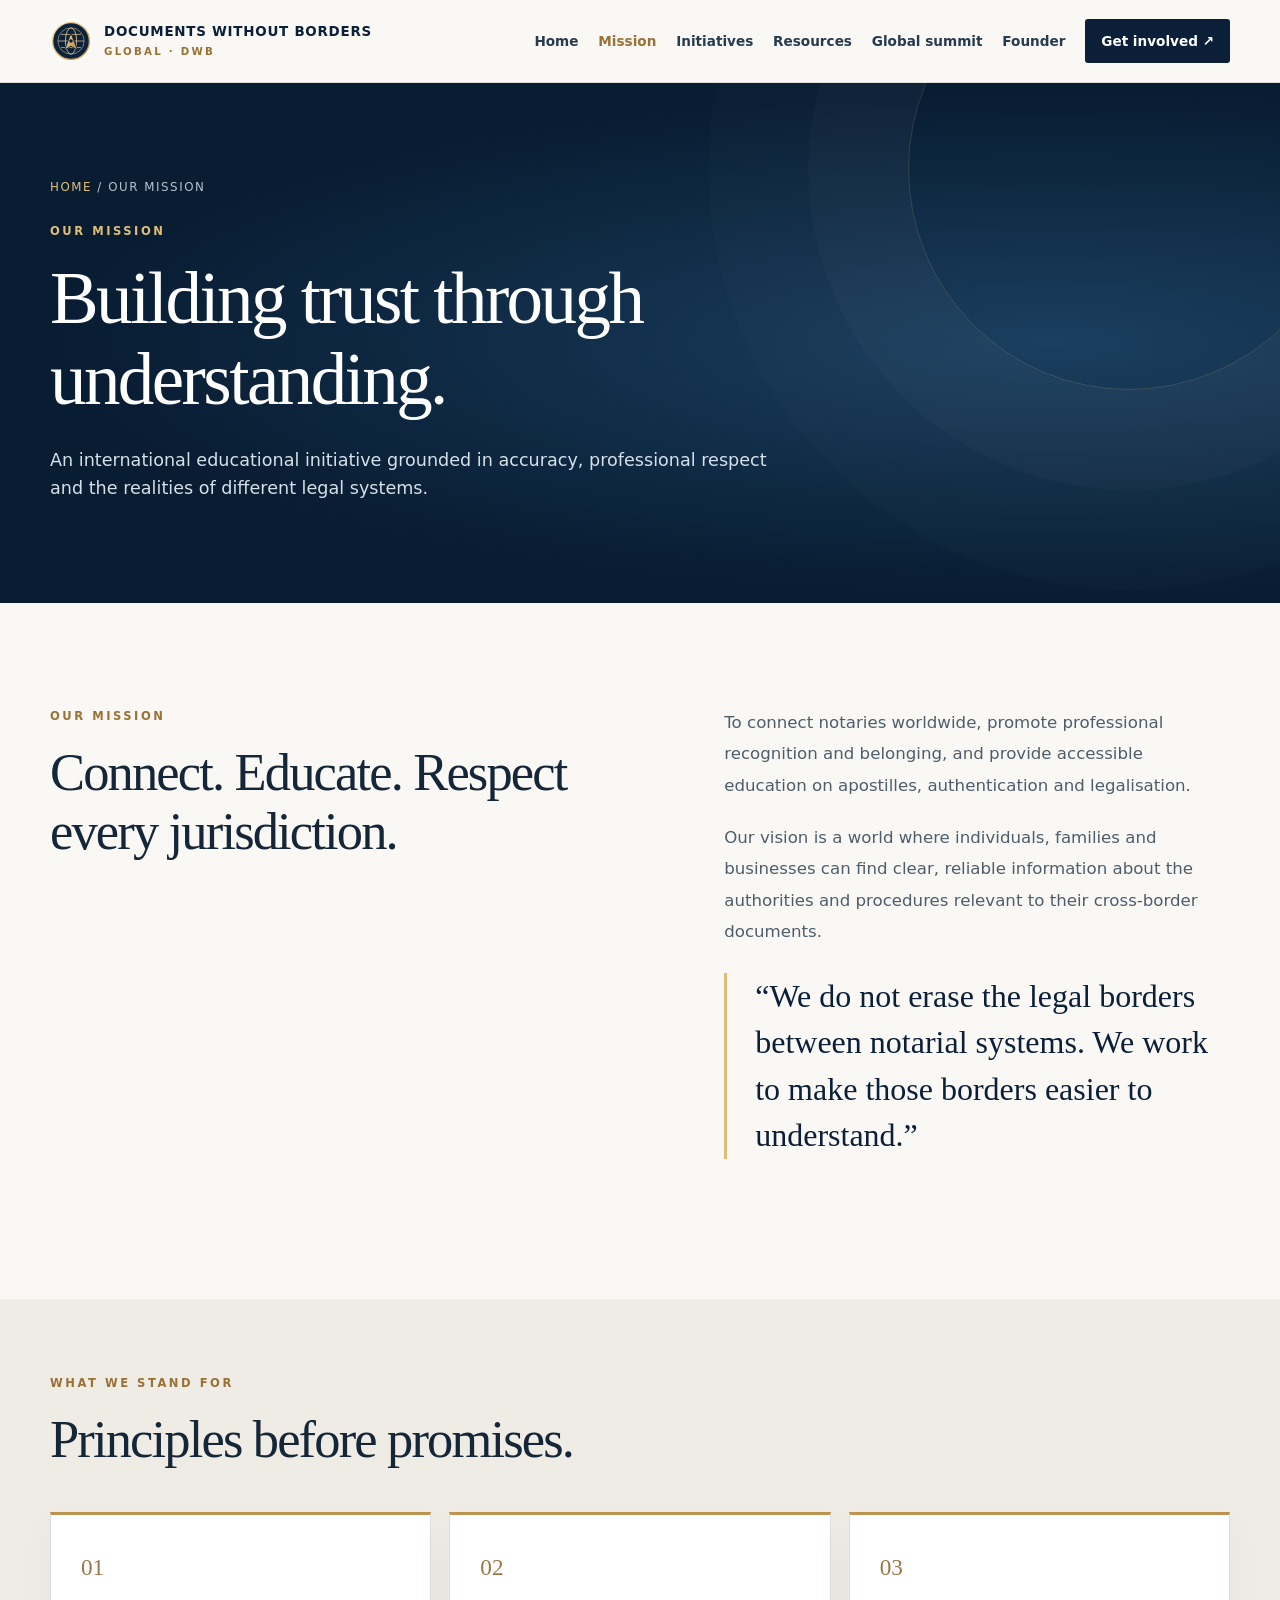
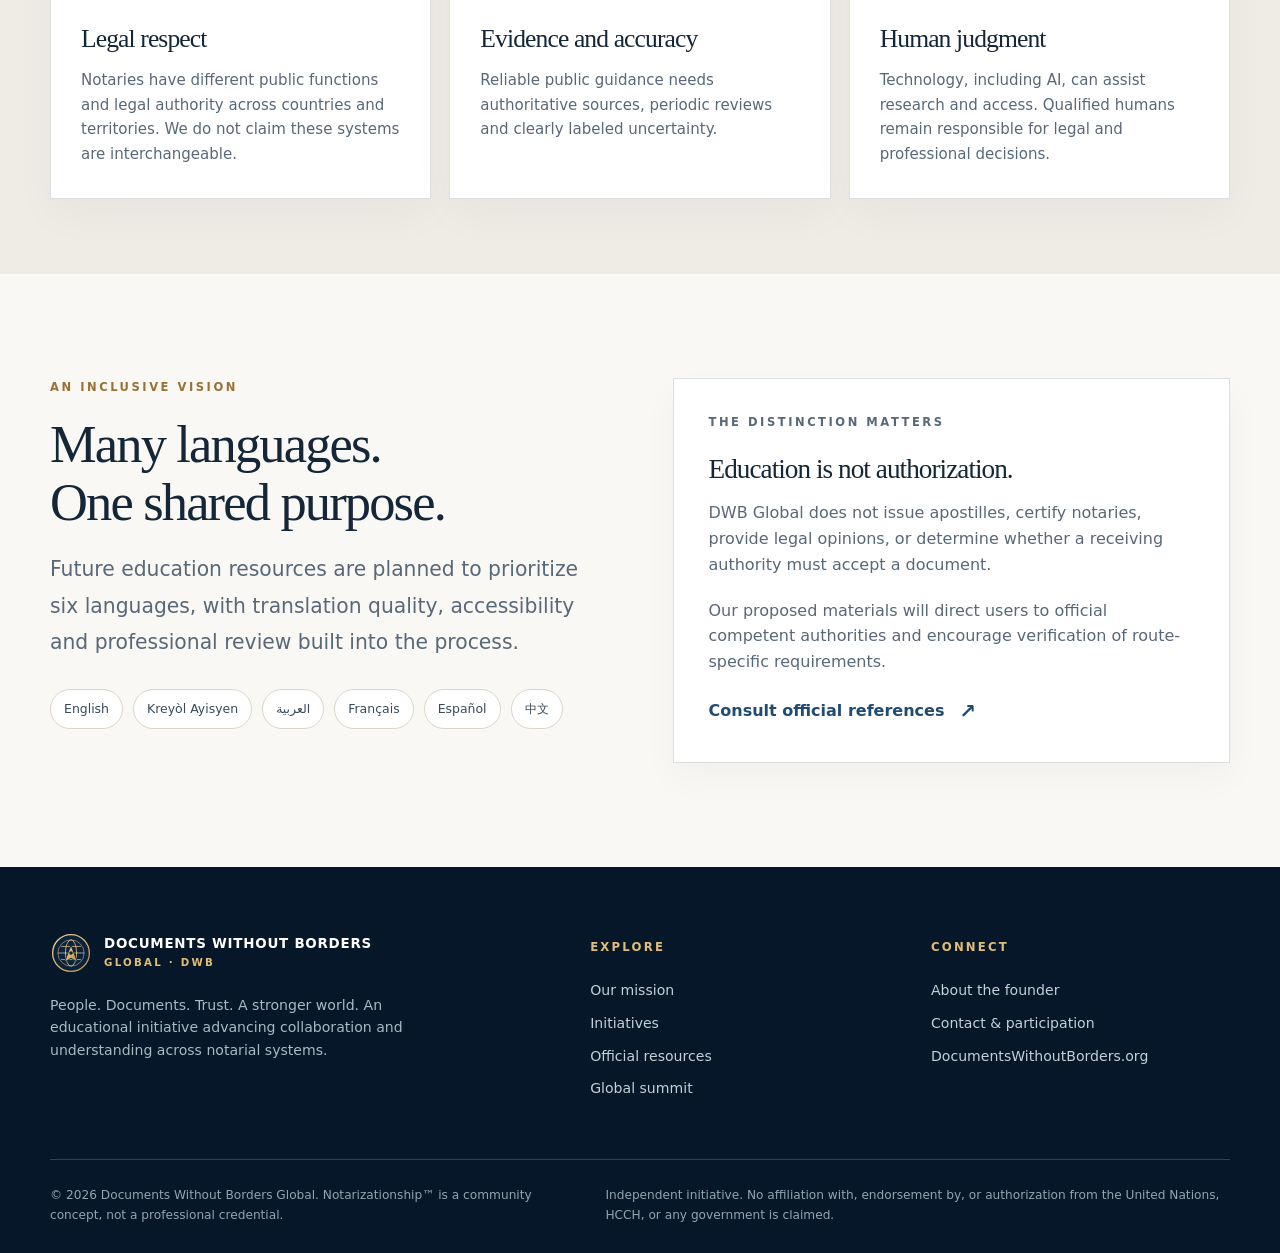
<file: documents-without-borders-global-github-ready/mission.html>
<!doctype html>
<html lang="en">
<head>
<meta charset="utf-8">
<meta name="viewport" content="width=device-width, initial-scale=1">
<title>Our Mission | Documents Without Borders Global</title>
<meta name="description" content="Learn about the mission, vision and core principles of Documents Without Borders Global.">
<meta name="theme-color" content="#0b2038">
<meta name="color-scheme" content="light">
<link rel="canonical" href="https://documentswithoutborders.org/mission.html">
<link rel="icon" type="image/svg+xml" href="./favicon.svg">
<link rel="stylesheet" href="./assets/css/styles.css">
<meta property="og:type" content="website">
<meta property="og:site_name" content="Documents Without Borders Global">
<meta property="og:title" content="Our Mission | Documents Without Borders Global">
<meta property="og:description" content="Learn about the mission, vision and core principles of Documents Without Borders Global.">
<meta property="og:url" content="https://documentswithoutborders.org/mission.html">

<script defer src="./assets/js/main.js"></script>
</head>
<body>
<a class="skip-link" href="#main">Skip to main content</a>
<header class="site-header"><div class="container header-inner">
  <a class="brand" href="./index.html" aria-label="Documents Without Borders Global, home"><img src="./assets/images/dwb-symbol.svg" alt="" width="42" height="42"><span class="brand-wordmark"><strong>Documents Without Borders</strong><span>Global · DWB</span></span></a>
  <button type="button" class="menu-toggle" data-menu-toggle aria-expanded="false" aria-controls="primary-navigation" aria-label="Open menu"><svg viewbox="0 0 24 24" fill="none" stroke="currentColor" stroke-width="2" stroke-linecap="round" aria-hidden="true"><path d="M4 6h16M4 12h16M4 18h16"></path></svg></button>
  <nav class="site-nav" id="primary-navigation" data-navigation aria-label="Primary navigation"><a href="./index.html">Home</a><a href="./mission.html" aria-current="page">Mission</a><a href="./initiatives.html">Initiatives</a><a href="./resources.html">Resources</a><a href="./conference.html">Global summit</a><a href="./about.html">Founder</a><a href="./contact.html" class="nav-cta">Get involved ↗</a></nav>
</div></header>
<main id="main"><section class="page-hero"><div class="container">
<div class="breadcrumb">
<a href="./index.html">Home</a> / Our mission</div>
<p class="eyebrow">Our mission</p>
<h1>Building trust through understanding.</h1>
<p>An international educational initiative grounded in accuracy, professional respect and the realities of different legal systems.</p>
</div></section><section class="section"><div class="container intro-grid">
<div>
<p class="eyebrow">Our mission</p>
<h2>Connect. Educate. Respect every jurisdiction.</h2>
</div>
<div class="article-width">
<p class="lead">To connect notaries worldwide, promote professional recognition and belonging, and provide accessible education on apostilles, authentication and legalisation.</p>
<p>Our vision is a world where individuals, families and businesses can find clear, reliable information about the authorities and procedures relevant to their cross-border documents.</p>
<blockquote class="editorial-quote">“We do not erase the legal borders between notarial systems. We work to make those borders easier to understand.”</blockquote>
</div>
</div></section>
<section class="section section--sm section--warm"><div class="container">
<div class="section-head"><div>
<p class="eyebrow">What we stand for</p>
<h2>Principles before promises.</h2>
</div></div>
<div class="pillars">
<article class="pillar"><span class="pillar-number">01</span><h3>Legal respect</h3>
<p>Notaries have different public functions and legal authority across countries and territories. We do not claim these systems are interchangeable.</p></article><article class="pillar"><span class="pillar-number">02</span><h3>Evidence and accuracy</h3>
<p>Reliable public guidance needs authoritative sources, periodic reviews and clearly labeled uncertainty.</p></article><article class="pillar"><span class="pillar-number">03</span><h3>Human judgment</h3>
<p>Technology, including AI, can assist research and access. Qualified humans remain responsible for legal and professional decisions.</p></article>
</div>
</div></section>
<section class="section"><div class="container split">
<div>
<p class="eyebrow">An inclusive vision</p>
<h2>Many languages.<br>One shared purpose.</h2>
<p class="lead lead--mt-20">Future education resources are planned to prioritize six languages, with translation quality, accessibility and professional review built into the process.</p>
<div class="language-row">
<span>English</span><span>Kreyòl Ayisyen</span><span>العربية</span><span>Français</span><span>Español</span><span>中文</span>
</div>
</div>
<div class="info-card">
<p class="eyebrow">The distinction matters</p>
<h3>Education is not authorization.</h3>
<p>DWB Global does not issue apostilles, certify notaries, provide legal opinions, or determine whether a receiving authority must accept a document.</p>
<p>Our proposed materials will direct users to official competent authorities and encourage verification of route-specific requirements.</p>
<a class="link-arrow" href="./resources.html">Consult official references</a>
</div>
</div></section></main>
<footer class="site-footer"><div class="container">
<div class="footer-grid">
 <div>
<a class="brand" href="./index.html"><img src="./assets/images/dwb-symbol.svg" alt="" width="42" height="42"><span class="brand-wordmark"><strong>Documents Without Borders</strong><span>Global · DWB</span></span></a><p>People. Documents. Trust. A stronger world. An educational initiative advancing collaboration and understanding across notarial systems.</p>
</div>
 <div class="footer-column">
<h2>Explore</h2>
<a href="./mission.html">Our mission</a><a href="./initiatives.html">Initiatives</a><a href="./resources.html">Official resources</a><a href="./conference.html">Global summit</a>
</div>
 <div class="footer-column">
<h2>Connect</h2>
<a href="./about.html">About the founder</a><a href="./contact.html">Contact &amp; participation</a><a href="https://documentswithoutborders.org/" rel="noopener">DocumentsWithoutBorders.org</a>
</div>
 </div>
<div class="footer-bottom">
<p>© <span data-year>2026</span> Documents Without Borders Global. Notarizationship™ is a community concept, not a professional credential.</p>
<p>Independent initiative. No affiliation with, endorsement by, or authorization from the United Nations, HCCH, or any government is claimed.</p>
</div>
</div></footer>
</body>
</html>
</file>
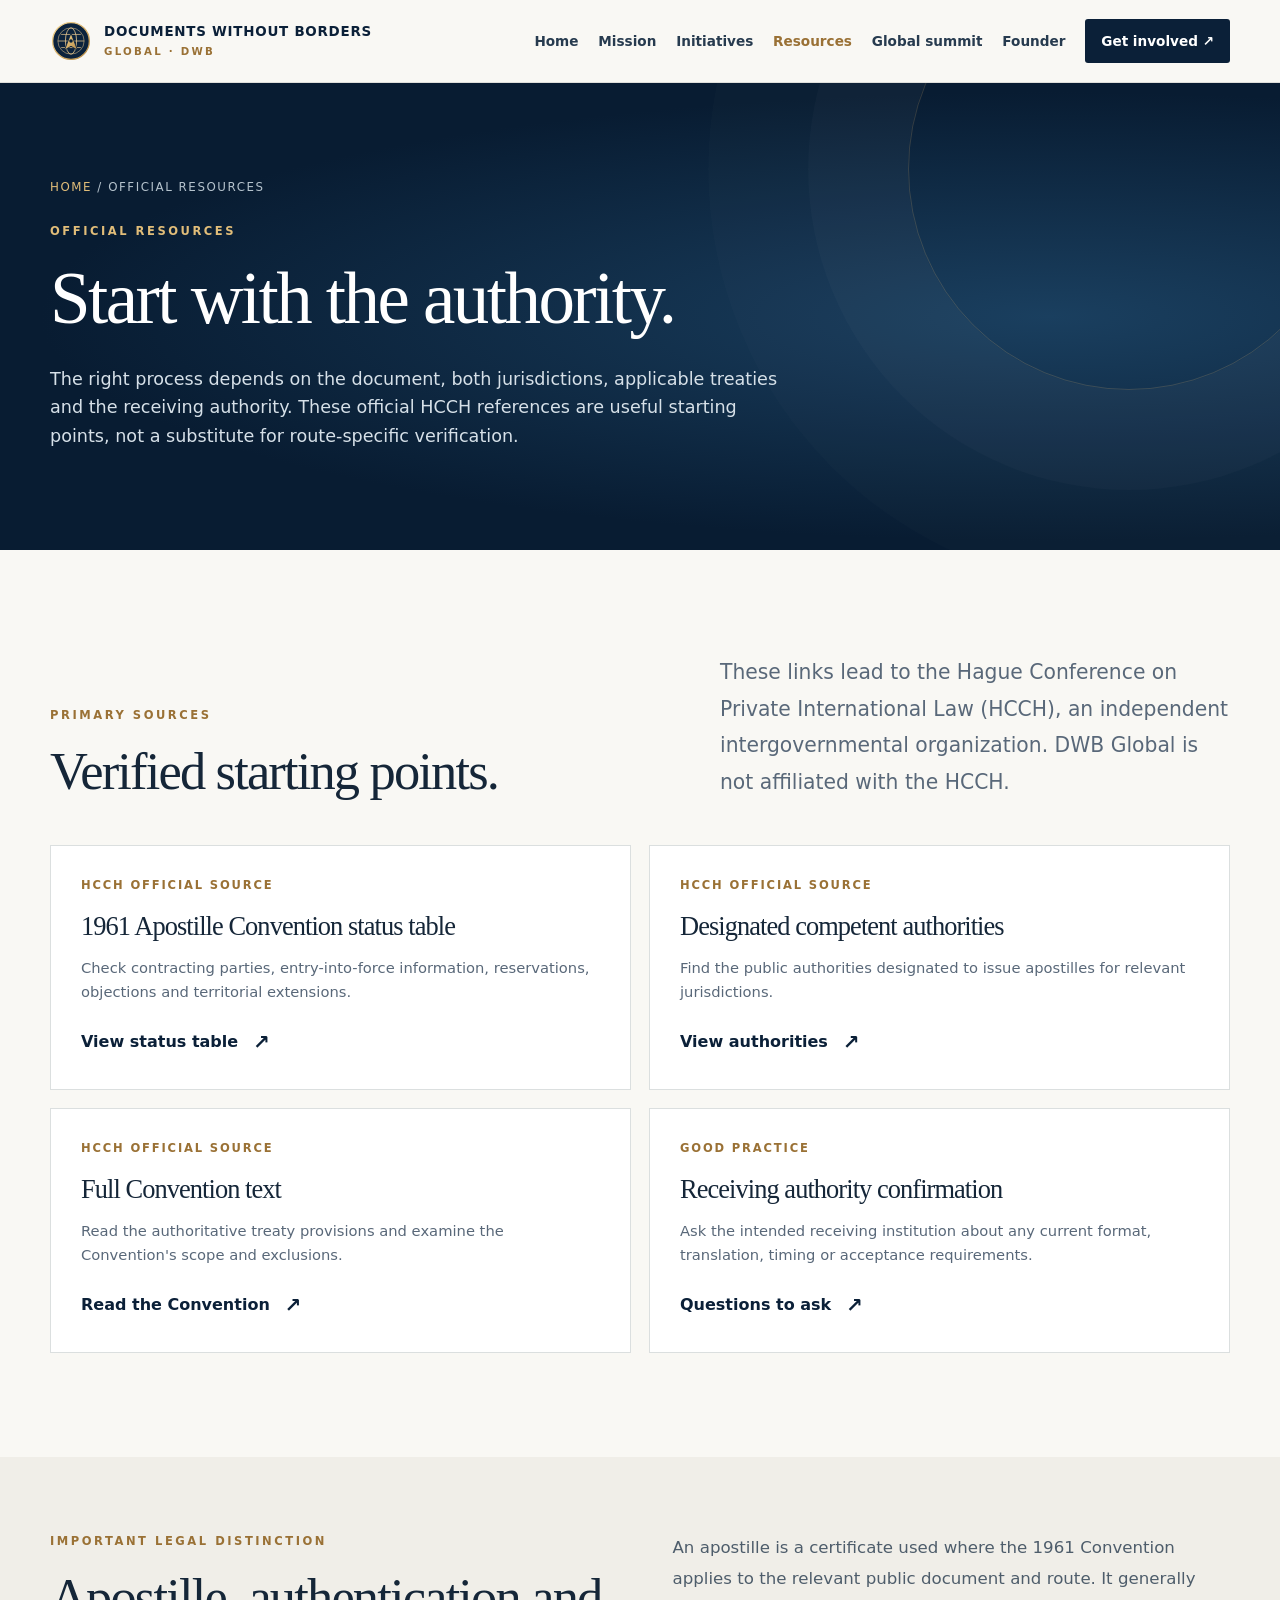
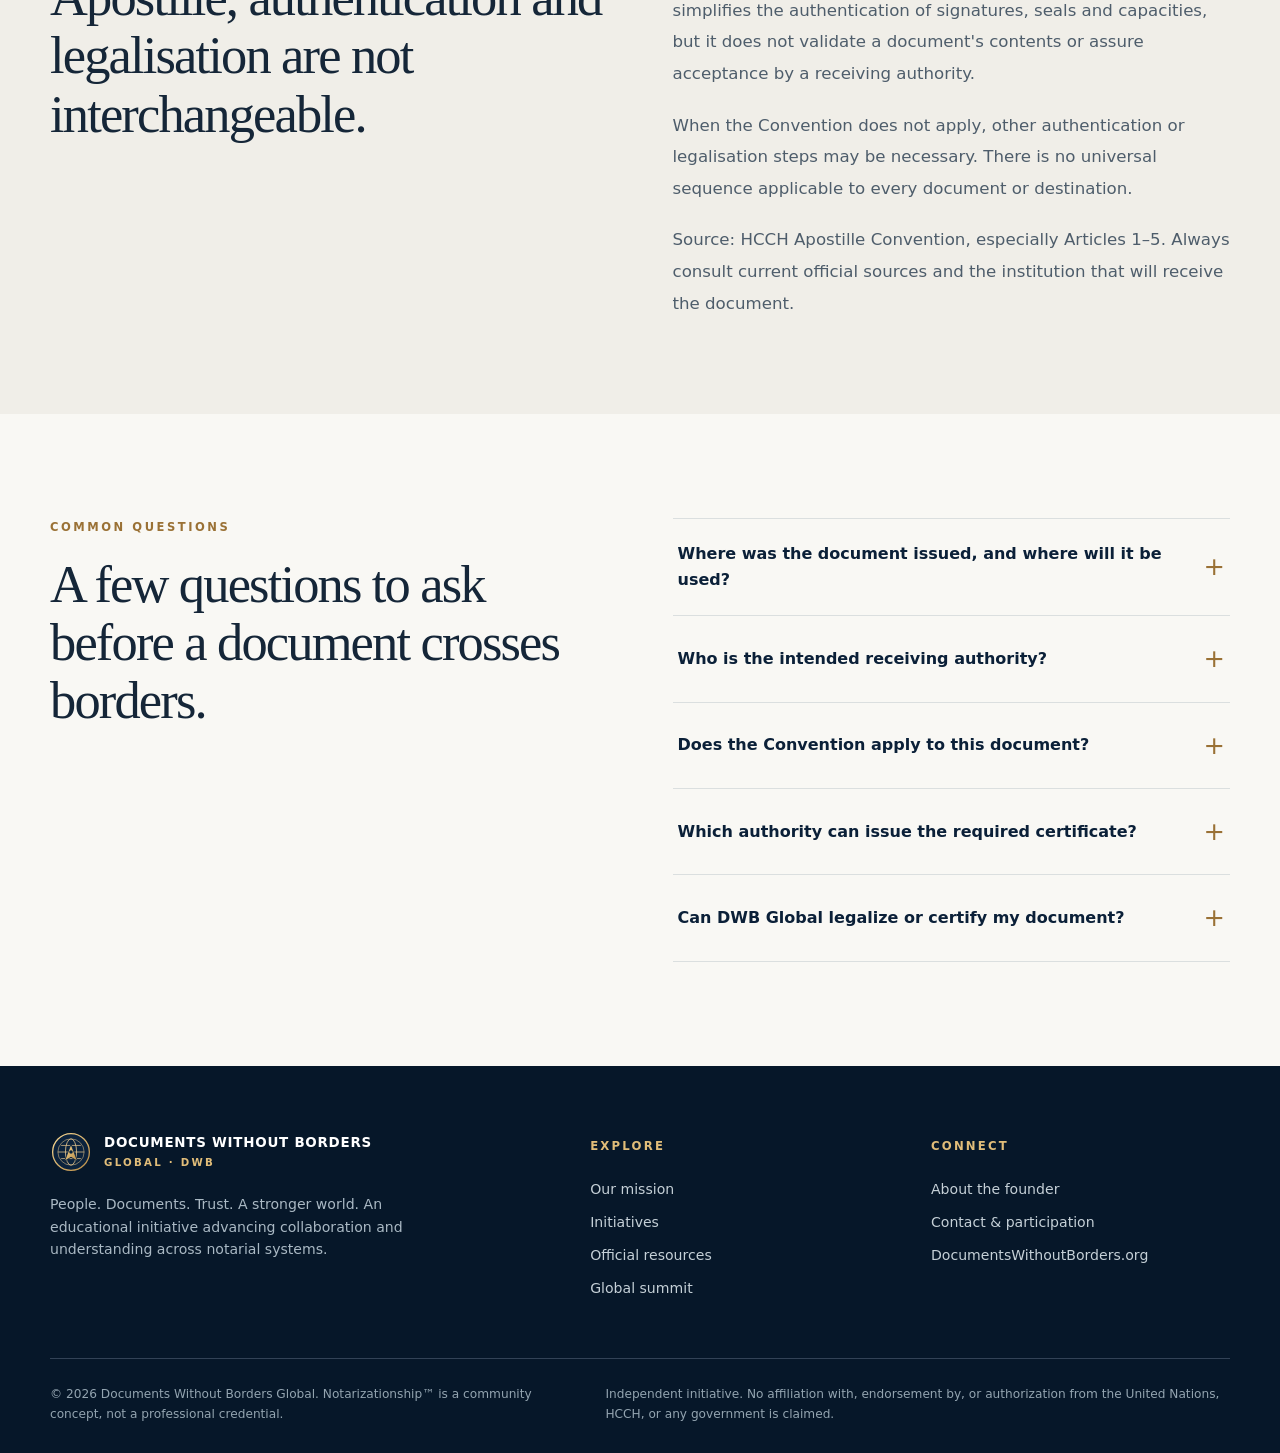
<file: documents-without-borders-global-github-ready/resources.html>
<!doctype html>
<html lang="en">
<head>
<meta charset="utf-8">
<meta name="viewport" content="width=device-width, initial-scale=1">
<title>Official Resources | Documents Without Borders Global</title>
<meta name="description" content="Official references on the Apostille Convention, competent authorities, authentication and legalization for cross-border documents.">
<meta name="theme-color" content="#0b2038">
<meta name="color-scheme" content="light">
<link rel="canonical" href="https://documentswithoutborders.org/resources.html">
<link rel="icon" type="image/svg+xml" href="./favicon.svg">
<link rel="stylesheet" href="./assets/css/styles.css">
<meta property="og:type" content="website">
<meta property="og:site_name" content="Documents Without Borders Global">
<meta property="og:title" content="Official Resources | Documents Without Borders Global">
<meta property="og:description" content="Official references on the Apostille Convention, competent authorities, authentication and legalization for cross-border documents.">
<meta property="og:url" content="https://documentswithoutborders.org/resources.html">

<script defer src="./assets/js/main.js"></script>
</head>
<body>
<a class="skip-link" href="#main">Skip to main content</a>
<header class="site-header"><div class="container header-inner">
  <a class="brand" href="./index.html" aria-label="Documents Without Borders Global, home"><img src="./assets/images/dwb-symbol.svg" alt="" width="42" height="42"><span class="brand-wordmark"><strong>Documents Without Borders</strong><span>Global · DWB</span></span></a>
  <button type="button" class="menu-toggle" data-menu-toggle aria-expanded="false" aria-controls="primary-navigation" aria-label="Open menu"><svg viewbox="0 0 24 24" fill="none" stroke="currentColor" stroke-width="2" stroke-linecap="round" aria-hidden="true"><path d="M4 6h16M4 12h16M4 18h16"></path></svg></button>
  <nav class="site-nav" id="primary-navigation" data-navigation aria-label="Primary navigation"><a href="./index.html">Home</a><a href="./mission.html">Mission</a><a href="./initiatives.html">Initiatives</a><a href="./resources.html" aria-current="page">Resources</a><a href="./conference.html">Global summit</a><a href="./about.html">Founder</a><a href="./contact.html" class="nav-cta">Get involved ↗</a></nav>
</div></header>
<main id="main"><section class="page-hero"><div class="container">
<div class="breadcrumb">
<a href="./index.html">Home</a> / Official resources</div>
<p class="eyebrow">Official resources</p>
<h1>Start with the authority.</h1>
<p>The right process depends on the document, both jurisdictions, applicable treaties and the receiving authority. These official HCCH references are useful starting points, not a substitute for route-specific verification.</p>
</div></section><section class="section"><div class="container">
<div class="section-head">
<div>
<p class="eyebrow">Primary sources</p>
<h2>Verified starting points.</h2>
</div>
<p class="lead">These links lead to the Hague Conference on Private International Law (HCCH), an independent intergovernmental organization. DWB Global is not affiliated with the HCCH.</p>
</div>
<div class="resources">
<article class="resource-card"><span class="label">HCCH official source</span><h3>1961 Apostille Convention status table</h3>
<p>Check contracting parties, entry-into-force information, reservations, objections and territorial extensions.</p>
<a class="link-arrow" target="_blank" rel="noopener noreferrer" href="https://www.hcch.net/en/instruments/conventions/status-table/?cid=41">View status table</a></article><article class="resource-card"><span class="label">HCCH official source</span><h3>Designated competent authorities</h3>
<p>Find the public authorities designated to issue apostilles for relevant jurisdictions.</p>
<a class="link-arrow" target="_blank" rel="noopener noreferrer" href="https://www.hcch.net/en/instruments/conventions/authorities1/?cid=41">View authorities</a></article><article class="resource-card"><span class="label">HCCH official source</span><h3>Full Convention text</h3>
<p>Read the authoritative treaty provisions and examine the Convention's scope and exclusions.</p>
<a class="link-arrow" target="_blank" rel="noopener noreferrer" href="https://www.hcch.net/en/instruments/conventions/full-text/?cid=41">Read the Convention</a></article><article class="resource-card"><span class="label">Good practice</span><h3>Receiving authority confirmation</h3>
<p>Ask the intended receiving institution about any current format, translation, timing or acceptance requirements.</p>
<a class="link-arrow" href="#faq">Questions to ask</a></article>
</div>
</div></section>
<section class="section section--sm section--soft"><div class="container split">
<div>
<p class="eyebrow">Important legal distinction</p>
<h2>Apostille, authentication and legalisation are not interchangeable.</h2>
</div>
<div class="article-width">
<p>An apostille is a certificate used where the 1961 Convention applies to the relevant public document and route. It generally simplifies the authentication of signatures, seals and capacities, but it does not validate a document's contents or assure acceptance by a receiving authority.</p>
<p>When the Convention does not apply, other authentication or legalisation steps may be necessary. There is no universal sequence applicable to every document or destination.</p>
<p class="small-print">Source: HCCH Apostille Convention, especially Articles 1–5. Always consult current official sources and the institution that will receive the document.</p>
</div>
</div></section>
<section class="section" id="faq"><div class="container split">
<div>
<p class="eyebrow">Common questions</p>
<h2>A few questions to ask before a document crosses borders.</h2>
</div>
<div class="faq-list">
<details><summary>Where was the document issued, and where will it be used?</summary><p>Identify the exact issuing jurisdiction and destination. Treaty application, territorial coverage and objections may matter.</p></details><details><summary>Who is the intended receiving authority?</summary><p>Contact the destination institution or its official guidance to confirm its document acceptance requirements, including any translation or document-age rules.</p></details><details><summary>Does the Convention apply to this document?</summary><p>Consult the HCCH status table and treaty scope, including entry into force, exclusions and the relevant relationship between jurisdictions.</p></details><details><summary>Which authority can issue the required certificate?</summary><p>Find the official competent authority or government department authorized for the relevant document and jurisdiction.</p></details><details><summary>Can DWB Global legalize or certify my document?</summary><p>No. This website is educational. DWB Global does not provide official apostilles, legalisation, professional licensing or legal advice.</p></details>
</div>
</div></section></main>
<footer class="site-footer"><div class="container">
<div class="footer-grid">
 <div>
<a class="brand" href="./index.html"><img src="./assets/images/dwb-symbol.svg" alt="" width="42" height="42"><span class="brand-wordmark"><strong>Documents Without Borders</strong><span>Global · DWB</span></span></a><p>People. Documents. Trust. A stronger world. An educational initiative advancing collaboration and understanding across notarial systems.</p>
</div>
 <div class="footer-column">
<h2>Explore</h2>
<a href="./mission.html">Our mission</a><a href="./initiatives.html">Initiatives</a><a href="./resources.html">Official resources</a><a href="./conference.html">Global summit</a>
</div>
 <div class="footer-column">
<h2>Connect</h2>
<a href="./about.html">About the founder</a><a href="./contact.html">Contact &amp; participation</a><a href="https://documentswithoutborders.org/" rel="noopener">DocumentsWithoutBorders.org</a>
</div>
 </div>
<div class="footer-bottom">
<p>© <span data-year>2026</span> Documents Without Borders Global. Notarizationship™ is a community concept, not a professional credential.</p>
<p>Independent initiative. No affiliation with, endorsement by, or authorization from the United Nations, HCCH, or any government is claimed.</p>
</div>
</div></footer>
</body>
</html>
</file>
<file: documents-without-borders-global-github-ready/assets/css/styles.css>
/* Documents Without Borders Global | editorial design system */
/* All styles are external to preserve separation between presentation and content. */
:root {
  color-scheme: light;
  --navy-950:#061729;
  --navy-900:#0b2038;
  --navy-800:#112d4c;
  --navy-700:#244360;
  --gold-400:#e1bd79;
  --gold-500:#bc924f;
  --gold-600:#9a7135;
  --ink:#152638;
  --muted:#596879;
  --paper:#f9f8f4;
  --cream:#f1eee7;
  --white:#fff;
  --line:#dbdfdf;
  --ring:#b4833c;
  --shadow:0 18px 56px rgba(13,30,46,.10);
  --radius:18px;
  --max:1180px;
  --ease:cubic-bezier(.22,.8,.24,1);
}

* {
  box-sizing:border-box
}

html {
  scroll-behavior:smooth;
  scroll-padding-top:110px
}

body {
  margin:0;
  background:var(--paper);
  color:var(--ink);
  font-family:Inter,ui-sans-serif,system-ui,-apple-system,"Segoe UI",sans-serif;
  line-height:1.62;
  font-size:16px;
  -webkit-font-smoothing:antialiased
}

img,svg {
  display:block;
  max-width:100%
}

a {
  color:inherit
}

button,input,textarea {
  font:inherit
}

button {
  cursor:pointer
}

::selection {
  background:var(--gold-400);
  color:var(--navy-950)
}

:focus-visible {
  outline:3px solid var(--gold-600);
  outline-offset:4px
}

.container {
  width:min(var(--max),calc(100% - 48px));
  margin-inline:auto
}

.skip-link {
  position:absolute;
  top:-90px;
  left:16px;
  z-index:1000;
  background:#fff;
  color:#081b30;
  padding:10px 15px;
  border-radius:8px
}

.skip-link:focus {
  top:12px
}

.eyebrow {
  font-size:.72rem;
  letter-spacing:.22em;
  text-transform:uppercase;
  font-weight:750;
  color:var(--gold-600);
  margin:0 0 18px
}

.h1,.h2,.h3,h1,h2,h3 {
  font-family:Georgia,"Times New Roman",serif;
  font-weight:500;
  letter-spacing:-.035em;
  line-height:1.11;
  margin:0
}

h1 {
  font-size:clamp(3.1rem,6.8vw,6.6rem)
}

h2 {
  font-size:clamp(2.25rem,4.1vw,4rem)
}

h3 {
  font-size:clamp(1.45rem,2.3vw,2.1rem)
}

p {
  margin:0 0 1.25rem
}

.lead {
  font-size:clamp(1.05rem,1.7vw,1.27rem);
  line-height:1.8;
  color:var(--muted)
}

.text-muted {
  color:var(--muted)
}

.text-gold {
  color:var(--gold-400)
}

.section {
  padding:104px 0
}

.section--sm {
  padding:75px 0
}

.section-head {
  display:flex;
  align-items:end;
  justify-content:space-between;
  gap:32px;
  margin-bottom:44px
}

.section-head p:last-child {
  max-width:510px;
  margin:0
}

.section-head h2 {
  max-width:750px
}

.line-rule {
  height:1px;
  background:var(--line)
}

.link-arrow {
  display:inline-flex;
  align-items:center;
  gap:15px;
  color:var(--navy-900);
  text-decoration:none;
  font-weight:740
}

.link-arrow::after {
  content:'↗';
  display:inline-grid;
  place-items:center;
  font-size:1.25em;
  transition:transform .2s
}

.link-arrow:hover::after {
  transform:translate(4px,-3px)
}

.btn {
  display:inline-flex;
  align-items:center;
  justify-content:center;
  gap:13px;
  min-height:52px;
  padding:13px 22px;
  border-radius:4px;
  text-decoration:none;
  font-weight:750;
  font-size:.9rem;
  line-height:1.3;
  border:1px solid transparent;
  transition:transform .2s,background-color .2s,border-color .2s
}

.btn:hover {
  transform:translateY(-2px)
}

.btn--gold {
  background:var(--gold-400);
  color:var(--navy-950)
}

.btn--gold:hover {
  background:#f1d5a2
}

.btn--outline {
  border-color:rgba(255,255,255,.43);
  color:#fff;
  background:rgba(255,255,255,.025)
}

.btn--outline:hover {
  background:rgba(255,255,255,.08)
}

.btn--navy {
  background:var(--navy-900);
  color:#fff
}

.btn--navy:hover {
  background:var(--navy-700)
}

.btn--ghost {
  border-color:#a7b2b9;
  color:var(--navy-900)
}

.btn--ghost:hover {
  background:#edeae2
}

.button-row {
  display:flex;
  gap:12px;
  flex-wrap:wrap;
  align-items:center
}

.site-header {
  position:sticky;
  top:0;
  z-index:100;
  background:rgba(249,248,244,.975);
  border-bottom:1px solid #dfdfdb;
  backdrop-filter:blur(18px)
}

.header-inner {
  min-height:82px;
  display:flex;
  align-items:center;
  justify-content:space-between;
  gap:25px
}

.brand {
  display:flex;
  align-items:center;
  gap:12px;
  min-width:240px;
  text-decoration:none
}

.brand img {
  width:42px;
  height:42px;
  flex-shrink:0
}

.brand-wordmark {
  display:flex;
  flex-direction:column;
  line-height:1.08;
  white-space:nowrap
}

.brand-wordmark strong {
  color:var(--navy-900);
  font-size:.84rem;
  font-weight:850;
  letter-spacing:.055em;
  text-transform:uppercase
}

.brand-wordmark span {
  font-size:.64rem;
  letter-spacing:.22em;
  text-transform:uppercase;
  color:var(--gold-600);
  margin-top:6px;
  font-weight:800
}

.site-nav {
  display:flex;
  align-items:center;
  gap:clamp(12px,1.55vw,26px)
}

.site-nav a {
  text-decoration:none;
  color:#273b4f;
  font-size:.85rem;
  font-weight:690;
  padding-block:10px
}

.site-nav a:hover,.site-nav a[aria-current="page"] {
  color:var(--gold-600)
}

.site-nav .nav-cta {
  padding:11px 16px;
  background:var(--navy-900);
  color:#fff;
  border-radius:3px;
  white-space:nowrap
}

.site-nav .nav-cta:hover,.site-nav .nav-cta[aria-current="page"] {
  color:var(--gold-400)
}

.menu-toggle {
  display:none;
  width:46px;
  height:44px;
  align-items:center;
  justify-content:center;
  border:1px solid #d5d8d8;
  border-radius:6px;
  color:var(--navy-900);
  background:none
}

.menu-toggle svg {
  width:24px;
  height:24px
}

.site-notice {
  background:var(--navy-900);
  color:#dce5e9;
  padding:8px 0;
  text-align:center;
  font-size:.7rem;
  letter-spacing:.12em;
  text-transform:uppercase
}

.site-notice strong {
  color:var(--gold-400);
  font-weight:800
}

.hero {
  position:relative;
  isolation:isolate;
  overflow:hidden;
  min-height:688px;
  background:radial-gradient(ellipse 80% 75% at 79% 36%,#173f63 0%,#0a223d 51%,#061729 100%);
  color:white
}

.hero::before {
  content:'';
  position:absolute;
  inset:0;
  opacity:.13;
  background-image:linear-gradient(90deg,transparent 98%,#fff 100%),linear-gradient(0deg,transparent 98%,#fff 100%);
  background-size:80px 80px;
  mask-image:linear-gradient(90deg,transparent,#000)
}

.hero-inner {
  position:relative;
  display:grid;
  grid-template-columns:minmax(0,1.05fr) minmax(0,.95fr);
  gap:10px;
  align-items:center;
  min-height:688px;
  padding-block:105px 125px
}

.hero-content {
  position:relative;
  z-index:3
}

.hero .eyebrow {
  color:#e5c68c
}

.hero h1 {
  max-width:720px;
  margin-bottom:28px
}

.hero h1 em {
  font-style:normal;
  color:var(--gold-400)
}

.hero .lead {
  max-width:620px;
  color:#d2dce5;
  font-size:1.14rem;
  margin-bottom:34px
}

.hero-art {
  position:relative;
  right:-25px;
  transform:scale(1.16);
  filter:drop-shadow(0 32px 55px rgba(0,0,0,.23))
}

.hero-art img {
  width:100%;
  height:auto
}

.hero-side-note {
  position:absolute;
  bottom:22%;
  right:0;
  border-left:1px solid rgba(232,195,126,.65);
  padding:11px 18px;
  color:#d7e0e5;
  font-size:.78rem;
  max-width:155px;
  line-height:1.6
}

.hero-strip {
  position:absolute;
  bottom:0;
  width:100%;
  border-top:1px solid rgba(255,255,255,.15);
  background:rgba(7,21,37,.44);
  z-index:2
}

.hero-strip .container {
  display:flex;
  align-items:center;
  justify-content:space-between;
  gap:24px;
  padding:18px 0
}

.hero-strip span {
  font-size:.7rem;
  letter-spacing:.12em;
  text-transform:uppercase;
  font-weight:700;
  color:#d0dadf
}

.hero-strip span:not(:last-child)::after {
  content:'·';
  margin-left:28px;
  color:var(--gold-400)
}

.intro-grid {
  display:grid;
  grid-template-columns:1.05fr .95fr;
  gap:clamp(40px,9vw,120px);
  align-items:start
}

.intro-grid h2 {
  max-width:600px
}

.intro-right {
  padding-top:8px
}

.intro-right .lead {
  margin-bottom:26px
}

.editorial-quote {
  font-family:Georgia,serif;
  font-size:clamp(1.35rem,2.5vw,2.05rem);
  line-height:1.45;
  color:var(--navy-900);
  border-left:3px solid var(--gold-400);
  padding-left:28px;
  margin:25px 0 36px
}

.pillars {
  display:grid;
  grid-template-columns:repeat(3,minmax(0,1fr));
  gap:18px
}

.pillar {
  border:1px solid var(--line);
  border-top:3px solid var(--gold-500);
  padding:34px 30px 32px;
  background:#fff;
  min-height:280px;
  box-shadow:0 15px 42px rgba(19,38,53,.035)
}

.pillar-number {
  display:block;
  font-family:Georgia,serif;
  color:#9b7645;
  font-size:1.45rem;
  margin-bottom:38px
}

.pillar h3 {
  font-size:1.6rem;
  margin-bottom:15px
}

.pillar p {
  color:var(--muted);
  font-size:.94rem;
  margin:0
}

.feature-dark {
  background:var(--navy-900);
  color:#fff;
  position:relative;
  overflow:hidden
}

.feature-dark:before {
  content:'';
  position:absolute;
  inset:0;
  pointer-events:none;
  background:radial-gradient(circle at 100% 0%,rgba(83,137,166,.18),transparent 43%)
}

.feature-dark .container {
  position:relative
}

.feature-dark .eyebrow {
  color:var(--gold-400)
}

.feature-dark .lead {
  color:#cfdae4
}

.feature-grid {
  display:grid;
  grid-template-columns:1fr 1fr;
  gap:65px;
  align-items:center
}

.feature-panel {
  padding:32px;
  border:1px solid rgba(255,255,255,.21);
  background:rgba(255,255,255,.035);
  border-radius:8px
}

.visual-map {
  position:relative;
  min-height:345px;
  display:grid;
  place-items:center;
  overflow:hidden
}

.visual-map:before {
  content:'';
  width:290px;
  height:290px;
  border:1px solid rgba(233,191,116,.44);
  border-radius:50%;
  box-shadow:0 0 0 45px rgba(255,255,255,.025),0 0 0 90px rgba(255,255,255,.018);
  position:absolute
}

.visual-map svg {
  width:100%;
  max-width:370px;
  height:auto
}

.map-label {
  position:absolute;
  bottom:20px;
  left:16px;
  background:var(--navy-800);
  border:1px solid rgba(225,189,121,.45);
  padding:10px 13px;
  font-size:.75rem;
  color:#efe7d5
}

.feature-list {
  list-style:none;
  padding:0;
  margin:28px 0 30px;
  display:grid;
  gap:16px
}

.feature-list li {
  padding-left:26px;
  position:relative;
  color:#dee7eb
}

.feature-list li:before {
  content:'✦';
  position:absolute;
  left:0;
  color:var(--gold-400)
}

.works {
  display:grid;
  grid-template-columns:repeat(3,1fr);
  gap:18px
}

.work {
  position:relative;
  background:#fff;
  padding:34px 28px;
  min-height:300px;
  border:1px solid var(--line);
  display:flex;
  flex-direction:column
}

.work .tag {
  font-size:.69rem;
  letter-spacing:.16em;
  text-transform:uppercase;
  color:var(--gold-600);
  font-weight:760
}

.work h3 {
  margin:27px 0 16px;
  font-size:1.62rem
}

.work p {
  color:var(--muted);
  font-size:.94rem
}

.work .link-arrow {
  margin-top:auto
}

.status {
  display:inline-flex;
  border:1px solid #d9c9af;
  background:#fbf5e9;
  color:#765a2d;
  border-radius:40px;
  letter-spacing:.075em;
  text-transform:uppercase;
  font-size:.65rem;
  padding:5px 10px;
  font-weight:750
}

.notary-band {
  background:#efece4;
  padding:74px 0;
  border-block:1px solid #e1dbce
}

.notary-grid {
  display:grid;
  grid-template-columns:1fr 1fr;
  align-items:center;
  gap:70px
}

.notary-grid h2 {
  margin-bottom:21px
}

.notary-grid p {
  max-width:550px;
  color:#4f6070
}

.word-display {
  font-family:Georgia,serif;
  font-size:clamp(2.35rem,5.6vw,5.1rem);
  letter-spacing:-.05em;
  line-height:1.03;
  color:var(--navy-900);
  overflow-wrap:anywhere
}

.word-display sup {
  font:600 .35em ui-sans-serif,system-ui,sans-serif;
  vertical-align:super;
  letter-spacing:0;
  color:var(--gold-600)
}

.language-row {
  display:flex;
  flex-wrap:wrap;
  gap:10px;
  margin-top:28px
}

.language-row span {
  background:#fff;
  border:1px solid #dcd6ca;
  padding:9px 13px;
  font-size:.78rem;
  border-radius:100px;
  color:#394b5b
}

.summit-grid {
  display:grid;
  grid-template-columns:.9fr 1.1fr;
  gap:65px;
  align-items:center
}

.summit-image {
  background:#fff;
  padding:13px;
  border:1px solid #e7e4dc;
  box-shadow:var(--shadow)
}

.summit-image img {
  width:100%;
  height:auto;
  aspect-ratio:1.51;
  object-fit:contain;
  background:#fff
}

.summit-copy h2 {
  margin:10px 0 24px
}

.summit-copy .lead {
  margin-bottom:20px
}

.callout {
  display:flex;
  align-items:flex-start;
  gap:13px;
  padding:17px 20px;
  background:#f3efe4;
  border-left:3px solid var(--gold-500);
  color:#4c5660;
  font-size:.88rem;
  margin:22px 0 28px
}

.callout strong {
  color:#263b4b
}

.cta-panel {
  display:grid;
  grid-template-columns:1fr auto;
  gap:45px;
  align-items:center;
  padding:50px 56px;
  background:var(--navy-900);
  color:#fff;
  border-bottom:5px solid var(--gold-500)
}

.cta-panel h2 {
  font-size:clamp(2rem,3.6vw,3.35rem);
  max-width:690px;
  margin:0 0 15px
}

.cta-panel p {
  color:#d5dee7;
  max-width:650px;
  margin:0
}

.site-footer {
  background:var(--navy-950);
  color:#c5d0d7;
  padding:65px 0 28px
}

.footer-grid {
  display:grid;
  grid-template-columns:1.4fr .8fr .9fr;
  gap:75px;
  padding-bottom:54px
}

.site-footer .brand-wordmark strong {
  color:#fff
}

.site-footer .brand-wordmark span {
  color:var(--gold-400)
}

.footer-grid p {
  font-size:.88rem;
  max-width:380px;
  margin-top:20px;
  color:#aab9c4
}

.footer-column h2 {
  font:800 .73rem/1.4 ui-sans-serif,system-ui,sans-serif;
  text-transform:uppercase;
  letter-spacing:.19em;
  color:var(--gold-400);
  margin:7px 0 19px
}

.footer-column a {
  display:block;
  width:max-content;
  max-width:100%;
  text-decoration:none;
  font-size:.88rem;
  padding-block:5px
}

.footer-column a:hover {
  text-decoration:underline;
  color:#fff
}

.footer-bottom {
  border-top:1px solid #324256;
  padding-top:25px;
  display:flex;
  align-items:center;
  justify-content:space-between;
  gap:25px;
  color:#93a4b0;
  font-size:.76rem;
  line-height:1.65
}

.footer-bottom p {
  margin:0
}

.footer-bottom a {
  color:#bcccd7
}

.page-hero {
  color:#fff;
  padding:95px 0 100px;
  background:radial-gradient(ellipse at 82% 50%,#1a3f5f,#081c32 68%);
  position:relative;
  overflow:hidden
}

.page-hero:after {
  content:'';
  position:absolute;
  right:-70px;
  top:-135px;
  width:440px;
  height:440px;
  border:1px solid rgba(230,188,118,.19);
  border-radius:50%;
  box-shadow:0 0 0 100px rgba(255,255,255,.018),0 0 0 200px rgba(255,255,255,.013)
}

.page-hero .container {
  position:relative;
  z-index:1
}

.page-hero .eyebrow {
  color:var(--gold-400)
}

.page-hero h1 {
  font-size:clamp(3rem,5.7vw,5.5rem);
  max-width:850px
}

.page-hero p:last-child {
  color:#d6e0e8;
  max-width:730px;
  font-size:1.1rem;
  margin-top:25px;
  margin-bottom:0
}

.breadcrumb {
  margin-bottom:25px;
  font-size:.74rem;
  letter-spacing:.13em;
  text-transform:uppercase;
  color:#b5c3cd
}

.breadcrumb a {
  text-decoration:none;
  color:var(--gold-400)
}

.article-width {
  max-width:850px
}

.article-width p,.article-width li {
  color:#4e5d6b;
  font-size:1.04rem;
  line-height:1.9
}

.article-width h2 {
  margin:40px 0 20px;
  font-size:2.55rem
}

.article-width h3 {
  margin:25px 0 15px;
  font-size:1.7rem
}

.article-width ul {
  padding-left:23px
}

.split {
  display:grid;
  grid-template-columns:1fr 1fr;
  gap:65px;
  align-items:start
}

.info-card {
  padding:34px 35px;
  background:white;
  border:1px solid var(--line);
  box-shadow:0 15px 35px rgba(15,38,58,.035)
}

.info-card h3 {
  font-size:1.7rem;
  margin:0 0 16px
}

.info-card p {
  color:var(--muted)
}

.info-card .eyebrow {
  margin-bottom:22px
}

.info-card a {
  color:#224b71
}

.steps {
  display:grid;
  gap:0;
  counter-reset:item
}

.step {
  display:grid;
  grid-template-columns:83px 1fr;
  gap:22px;
  border-bottom:1px solid var(--line);
  padding:30px 0
}

.step:first-child {
  border-top:1px solid var(--line)
}

.step-num {
  font:normal 2.2rem Georgia,serif;
  color:var(--gold-600)
}

.step h3 {
  margin-bottom:10px
}

.step p {
  color:var(--muted);
  margin:0
}

.resources {
  display:grid;
  grid-template-columns:repeat(2,1fr);
  gap:18px
}

.resource-card {
  border:1px solid var(--line);
  background:#fff;
  padding:30px;
  display:flex;
  flex-direction:column;
  align-items:flex-start;
  min-height:245px
}

.resource-card h3 {
  font-size:1.65rem;
  margin:18px 0 15px
}

.resource-card p {
  color:var(--muted);
  font-size:.92rem
}

.resource-card .link-arrow {
  margin-top:auto
}

.resource-card .label {
  font-size:.72rem;
  letter-spacing:.16em;
  text-transform:uppercase;
  color:var(--gold-600);
  font-weight:780
}

.small-print {
  font-size:.83rem;
  color:#71808c;
  line-height:1.7
}

.faq-list {
  border-top:1px solid var(--line)
}

.faq-list details {
  border-bottom:1px solid var(--line);
  padding:22px 5px
}

.faq-list summary {
  cursor:pointer;
  list-style:none;
  display:flex;
  justify-content:space-between;
  gap:20px;
  align-items:center;
  font-weight:750;
  color:var(--navy-900)
}

.faq-list summary::-webkit-details-marker {
  display:none
}

.faq-list summary:after {
  content:'+';
  font-size:1.6rem;
  color:var(--gold-600);
  font-weight:400
}

.faq-list details[open] summary:after {
  content:'−'
}

.faq-list details p {
  margin:15px 40px 0 0;
  color:var(--muted)
}

.contact-panel {
  padding:46px;
  background:white;
  border:1px solid var(--line)
}

.contact-panel h2 {
  font-size:2.4rem;
  margin-bottom:18px
}

.contact-panel p {
  color:var(--muted)
}

.contact-option {
  padding:22px 0;
  border-top:1px solid var(--line)
}

.contact-option small {
  display:block;
  color:var(--gold-600);
  font-weight:800;
  text-transform:uppercase;
  letter-spacing:.14em;
  margin-bottom:7px
}

.contact-option a {
  text-decoration:none;
  color:var(--navy-900);
  font-weight:800;
  overflow-wrap:anywhere
}

.contact-option a:hover {
  text-decoration:underline
}

.privacy-note {
  padding:24px;
  background:#f0eee8;
  border-left:3px solid var(--gold-500);
  font-size:.87rem;
  color:#4f5e6a
}

.table-wrap {
  overflow-x:auto
}

.key-table {
  border-collapse:collapse;
  width:100%;
  font-size:.9rem
}

.key-table th,.key-table td {
  text-align:left;
  border-bottom:1px solid #d8dad7;
  padding:18px 16px;
  vertical-align:top
}

.key-table th {
  color:var(--navy-900);
  background:#f0eee7
}

.key-table td {
  color:#566776
}

@media (max-width:1060px) {
  .brand {
    min-width:200px
  }
  .brand-wordmark strong {
    font-size:.75rem
  }
  .site-nav {
    gap:13px
  }
  .site-nav a {
    font-size:.78rem
  }
  .hero-art {
    right:0
  }
  .footer-grid {
    gap:45px
  }
}

@media (max-width:860px) {
  .menu-toggle {
    display:inline-flex
  }
  .header-inner {
    min-height:76px
  }
  .site-nav {
    display:none;
    position:absolute;
    top:100%;
    left:0;
    right:0;
    flex-direction:column;
    align-items:stretch;
    gap:0;
    background:var(--paper);
    border-bottom:1px solid var(--line);
    padding:10px 24px 23px;
    box-shadow:0 22px 29px rgba(10,25,38,.12)
  }
  .site-nav.is-open {
    display:flex
  }
  .site-nav a {
    padding:13px 0;
    font-size:.96rem
  }
  .site-nav .nav-cta {
    text-align:center;
    margin-top:9px;
    padding:14px
  }
  .hero-inner {
    grid-template-columns:1fr;
    min-height:0;
    padding:78px 0 190px
  }
  .hero-content {
    max-width:690px
  }
  .hero-art {
    position:absolute;
    opacity:.28;
    width:490px;
    right:-175px;
    bottom:5px;
    transform:none
  }
  .hero-side-note {
    display:none
  }
  .hero-strip .container {
    flex-wrap:wrap;
    justify-content:center
  }
  .intro-grid,.feature-grid,.notary-grid,.summit-grid,.split {
    grid-template-columns:1fr;
    gap:38px
  }
  .pillars,.works {
    grid-template-columns:repeat(2,1fr)
  }
  .section {
    padding:75px 0
  }
  .footer-grid {
    grid-template-columns:1fr 1fr
  }
  .footer-grid>div:first-child {
    grid-column:1/-1
  }
  .section-head {
    align-items:start;
    flex-direction:column;
    gap:15px
  }
  .cta-panel {
    grid-template-columns:1fr;
    padding:42px
  }
  .feature-panel {
    max-width:590px
  }
}

@media (max-width:580px) {
  .container {
    width:min(var(--max),calc(100% - 34px))
  }
  .brand {
    gap:9px;
    min-width:0
  }
  .brand img {
    width:37px;
    height:37px
  }
  .brand-wordmark strong {
    font-size:.67rem
  }
  .brand-wordmark span {
    font-size:.59rem
  }
  .hero h1 {
    font-size:clamp(3.1rem,13vw,4.65rem)
  }
  .hero-inner {
    padding-top:67px;
    padding-bottom:160px
  }
  .hero-art {
    width:390px;
    right:-180px;
    bottom:70px
  }
  .hero-strip .container {
    gap:6px 15px;
    justify-content:flex-start
  }
  .hero-strip span {
    font-size:.59rem;
    letter-spacing:.08em
  }
  .hero-strip span:not(:last-child)::after {
    margin-left:13px
  }
  .button-row .btn {
    width:100%
  }
  .pillars,.works,.resources {
    grid-template-columns:1fr
  }
  .pillar {
    min-height:0
  }
  .work {
    min-height:0
  }
  .hero .lead {
    font-size:1.03rem
  }
  .section {
    padding:66px 0
  }
  .section--sm {
    padding:54px 0
  }
  .page-hero {
    padding:65px 0 73px
  }
  .page-hero h1 {
    font-size:clamp(2.9rem,11vw,4.35rem)
  }
  .notary-band {
    padding:60px 0
  }
  .footer-grid {
    grid-template-columns:1fr;
    gap:28px
  }
  .footer-grid>div:first-child {
    grid-column:auto
  }
  .footer-bottom {
    flex-direction:column;
    align-items:flex-start
  }
  .cta-panel {
    padding:35px 25px
  }
  .step {
    grid-template-columns:53px 1fr;
    gap:10px
  }
  .step-num {
    font-size:1.65rem
  }
  .contact-panel {
    padding:27px
  }
  .feature-panel {
    padding:20px
  }
  .visual-map {
    min-height:260px
  }
  .summit-grid {
    gap:30px
  }
}

@media (prefers-reduced-motion:reduce) {
  html {
    scroll-behavior:auto
  }
  *,*::before,*::after {
    animation-duration:.01ms!important;
    transition-duration:.01ms!important
  }
}

/* Semantic modifiers used across page templates. */
.section--no-top {
  padding-top: 0;
}

.section--warm {
  background: #efece5;
}

.section--soft {
  background: #f0eee8;
}

.lead--mt-18 {
  margin-top: 18px;
}

.lead--mt-20 {
  margin-top: 20px;
}

.lead--mt-22, .heading--mt-22 {
  margin-top: 22px;
}

.lead--mt-24 {
  margin-top: 24px;
}

.lead--mt-28 {
  margin-top: 28px;
}

.link-arrow--spaced {
  margin-top: 14px;
}

.button-row--mt-30 {
  margin-top: 30px;
}

.eyebrow--on-dark {
  color: #e5c68c;
}

.small-print--on-dark {
  color: #cfdae1;
  text-align: center;
  margin-top: 8px;
}
</file>
